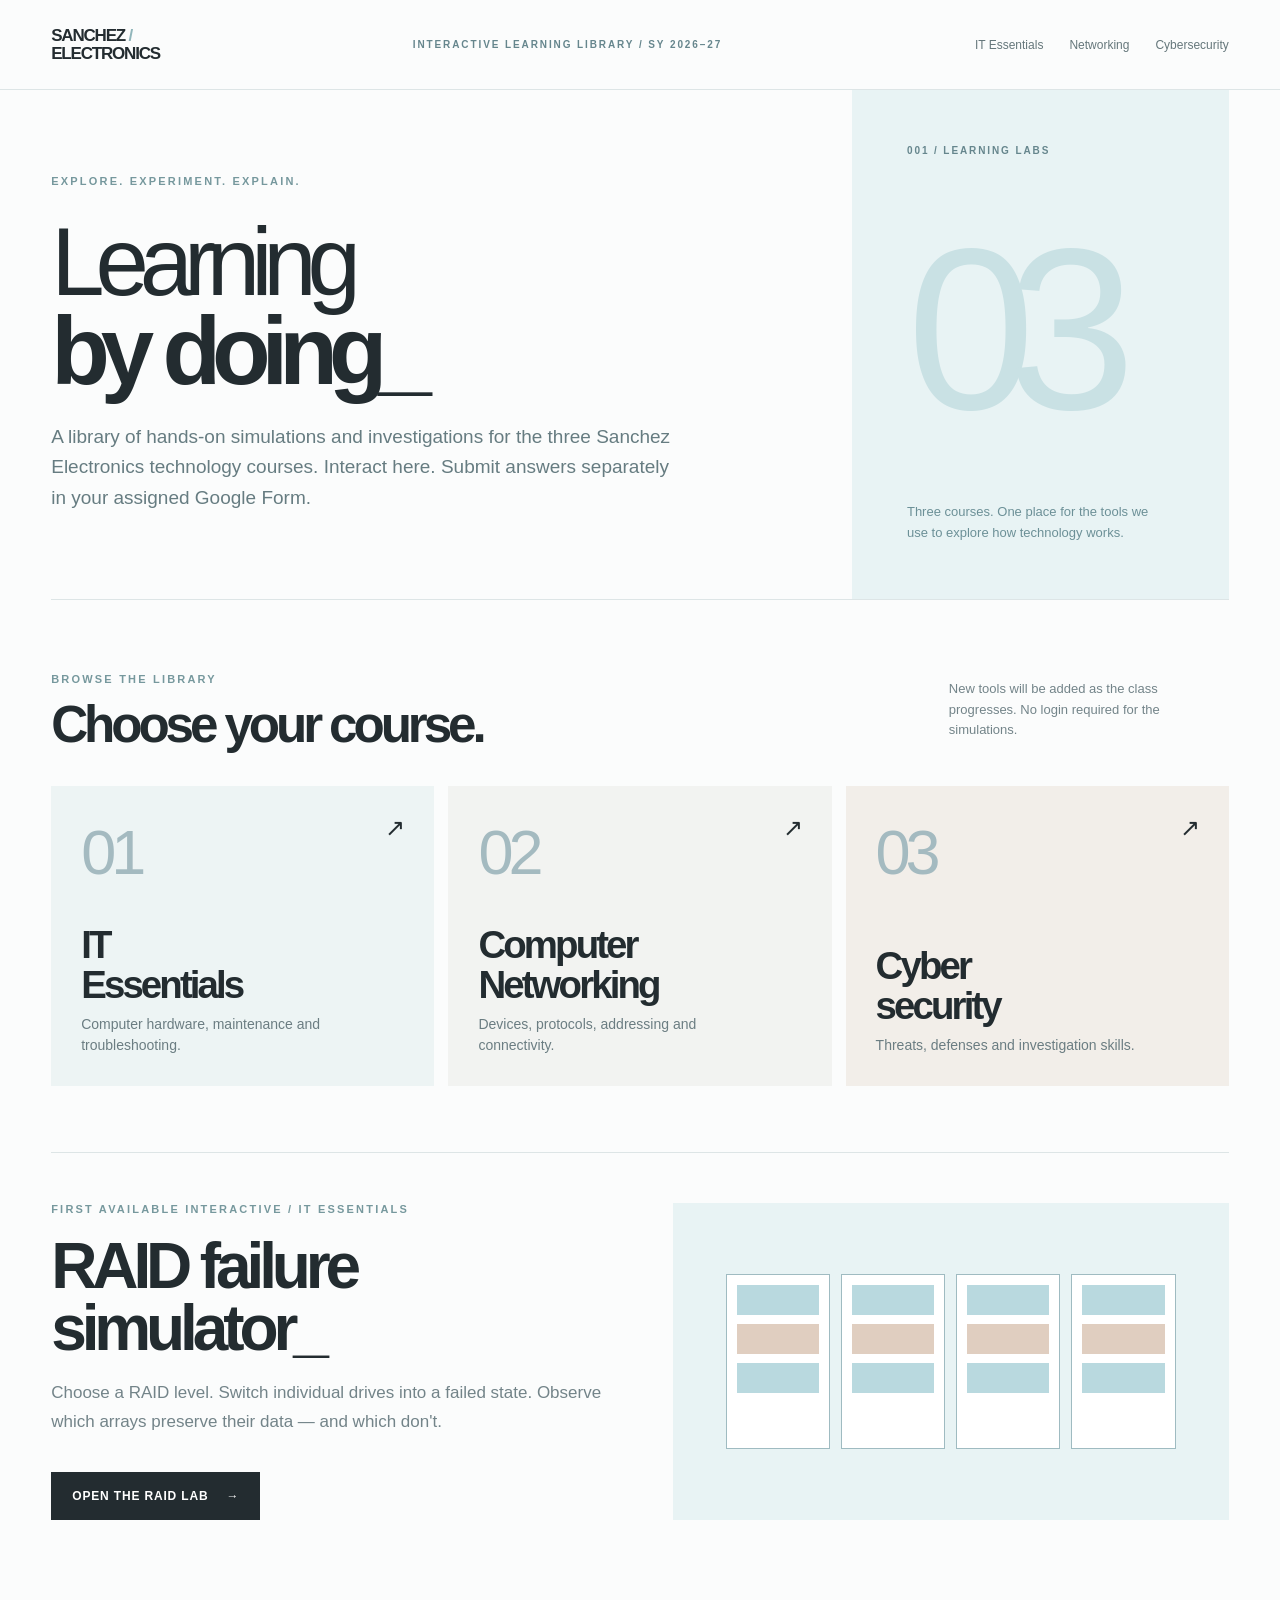
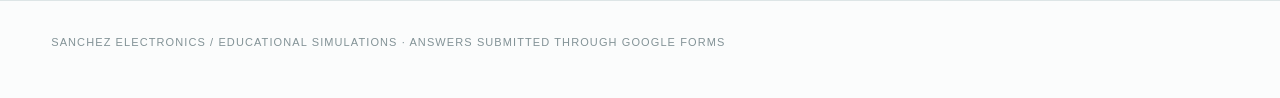
<file: index.html>
<!doctype html><html lang="en"><head><meta charset="utf-8"><meta name="viewport" content="width=device-width, initial-scale=1"><meta name="theme-color" content="#fbfcfc"><title>Sanchez Electronics — Interactive Sites</title><link rel="stylesheet" href="assets/styles.css"></head><body>
<header class="site"><div class="nav wrap"><a class="brand" href="./">SANCHEZ <em>/</em><br>ELECTRONICS</a><span class="tag">Interactive learning library / SY 2026–27</span><nav aria-label="Courses"><a href="it-essentials/">IT Essentials</a><a href="networking/">Networking</a><a href="cybersecurity/">Cybersecurity</a></nav></div></header>
<main><section class="hero wrap"><div><div class="eyebrow">Explore. Experiment. Explain.</div><h1>Learning<br><strong>by doing_</strong></h1><p>A library of hands-on simulations and investigations for the three Sanchez Electronics technology courses. Interact here. Submit answers separately in your assigned Google Form.</p></div><div class="hero-aside"><span class="tag">001 / LEARNING LABS</span><div class="big" aria-hidden="true">03</div><small>Three courses. One place for the tools we use to explore how technology works.</small></div></section>
<section class="section wrap"><div class="sectionhead"><div><div class="eyebrow">Browse the library</div><h2>Choose your course.</h2></div><p>New tools will be added as the class progresses. No login required for the simulations.</p></div><div class="coursegrid"><a class="course" href="it-essentials/"><span class="arrow">↗</span><span class="num">01</span><div><h3>IT<br>Essentials</h3><p>Computer hardware, maintenance and troubleshooting.</p></div></a><a class="course" href="networking/"><span class="arrow">↗</span><span class="num">02</span><div><h3>Computer<br>Networking</h3><p>Devices, protocols, addressing and connectivity.</p></div></a><a class="course" href="cybersecurity/"><span class="arrow">↗</span><span class="num">03</span><div><h3>Cyber<br>security</h3><p>Threats, defenses and investigation skills.</p></div></a></div></section>
<section class="feature wrap"><div><div class="eyebrow">First available interactive / IT Essentials</div><h2>RAID failure<br>simulator_</h2><p>Choose a RAID level. Switch individual drives into a failed state. Observe which arrays preserve their data — and which don't.</p><a class="action" href="it-essentials/raid-lab/">Open the RAID lab <span aria-hidden="true">→</span></a></div><div class="feature-graphic" aria-hidden="true"><div class="disk"><span></span><span></span><span></span></div><div class="disk"><span></span><span></span><span></span></div><div class="disk"><span></span><span></span><span></span></div><div class="disk"><span></span><span></span><span></span></div></div></section></main>
<footer><div class="wrap">SANCHEZ ELECTRONICS / EDUCATIONAL SIMULATIONS · ANSWERS SUBMITTED THROUGH GOOGLE FORMS</div></footer></body></html>
</file>
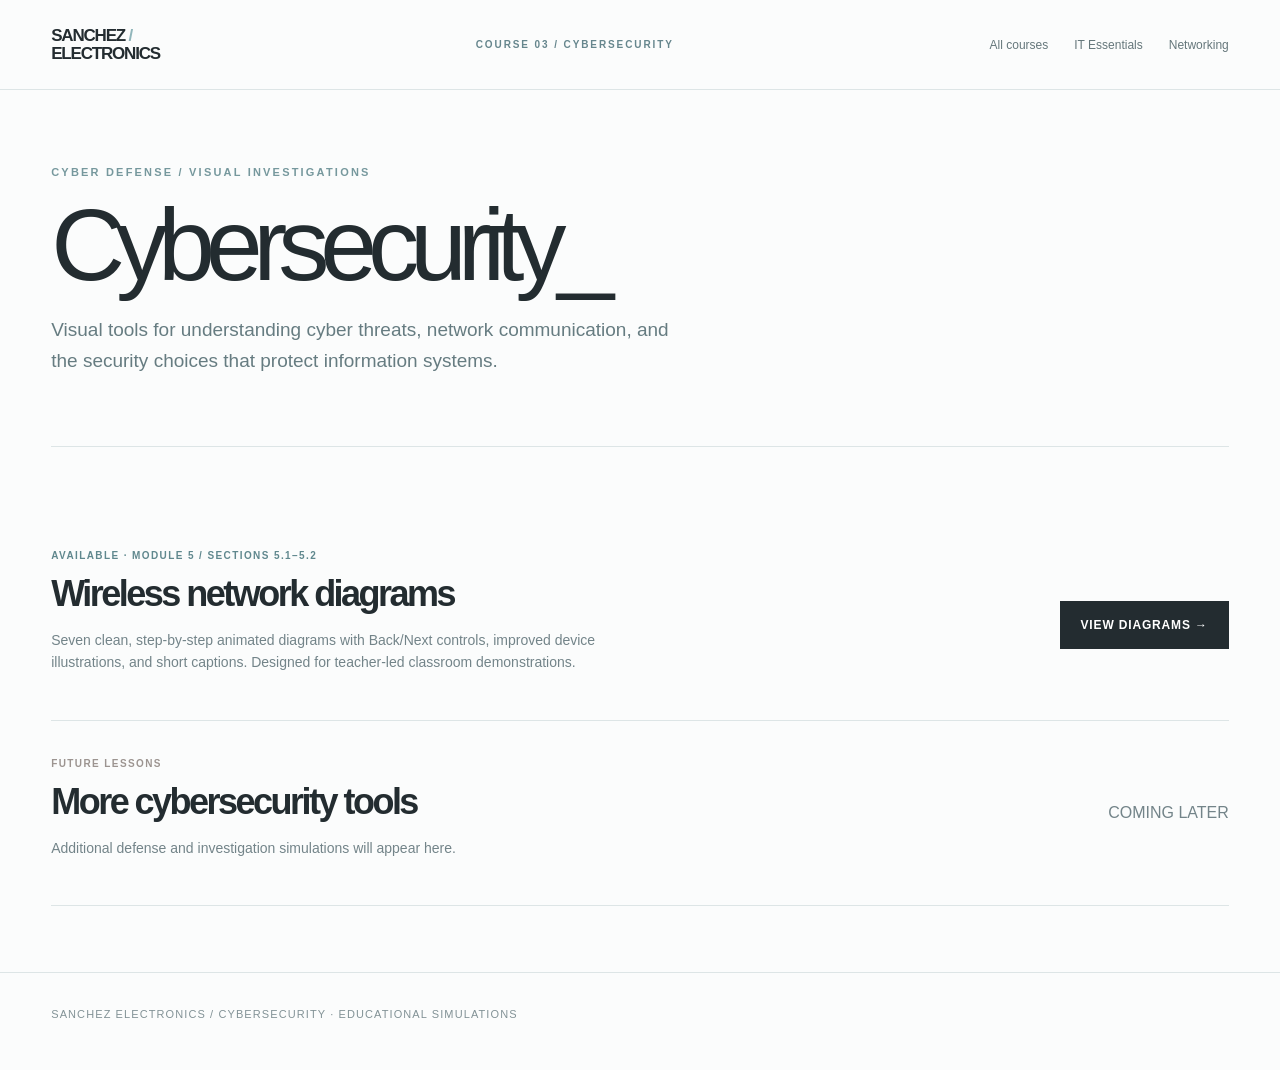
<file: cybersecurity/index.html>
<!doctype html><html lang="en"><head><meta charset="utf-8"><meta name="viewport" content="width=device-width,initial-scale=1"><title>Cybersecurity | Sanchez Electronics</title><link rel="stylesheet" href="../assets/styles.css"></head><body>
<header class="site"><div class="nav wrap"><a class="brand" href="../">SANCHEZ <em>/</em><br>ELECTRONICS</a><span class="tag">Course 03 / Cybersecurity</span><nav><a href="../">All courses</a><a href="../it-essentials/">IT Essentials</a><a href="../networking/">Networking</a></nav></div></header>
<main class="wrap"><section class="pagehead"><div class="eyebrow">Cyber defense / visual investigations</div><h1>Cybersecurity_</h1><p class="intro">Visual tools for understanding cyber threats, network communication, and the security choices that protect information systems.</p></section>
<section class="section"><div class="toolrow"><div><span class="status">Available · Module 5 / Sections 5.1–5.2</span><h2>Wireless network diagrams</h2><p>Seven clean, step-by-step animated diagrams with Back/Next controls, improved device illustrations, and short captions. Designed for teacher-led classroom demonstrations.</p></div><div class="toolright"><a class="action" href="wireless-lab/">View diagrams →</a></div></div>
<div class="toolrow"><div><span class="status soon">Future lessons</span><h2>More cybersecurity tools</h2><p>Additional defense and investigation simulations will appear here.</p></div><div class="toolright muted">COMING LATER</div></div></section></main><footer><div class="wrap">SANCHEZ ELECTRONICS / CYBERSECURITY · EDUCATIONAL SIMULATIONS</div></footer></body></html>
</file>
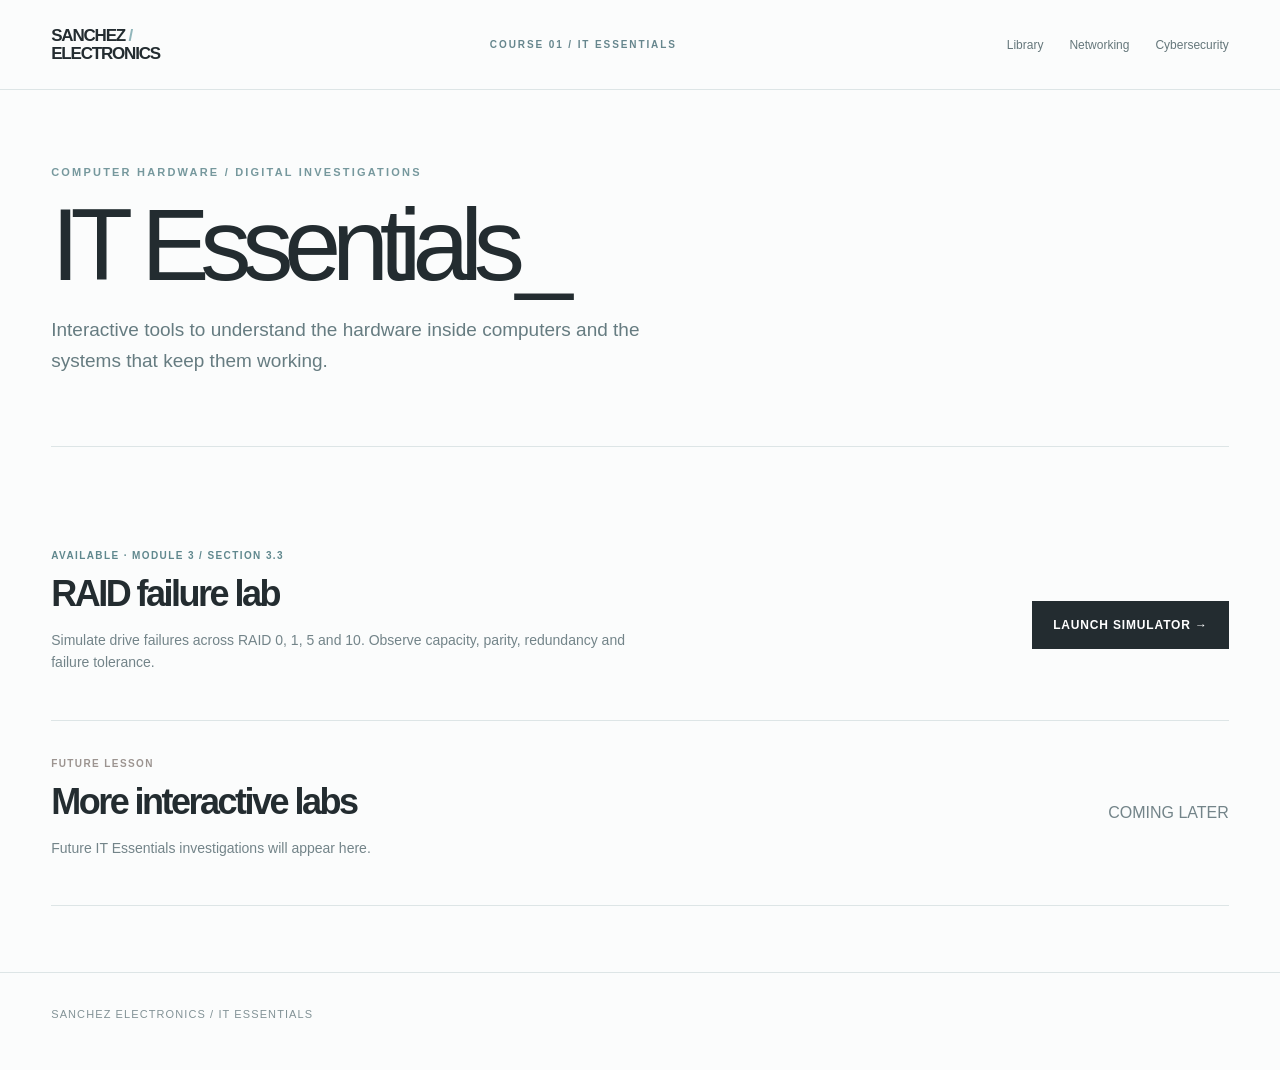
<file: it-essentials/index.html>
<!doctype html><html lang="en"><head><meta charset="utf-8"><meta name="viewport" content="width=device-width,initial-scale=1"><title>IT Essentials | Sanchez Electronics</title><link rel="stylesheet" href="../assets/styles.css"></head><body><header class="site"><div class="nav wrap"><a class="brand" href="../">SANCHEZ <em>/</em><br>ELECTRONICS</a><span class="tag">Course 01 / IT Essentials</span><nav><a href="../">Library</a><a href="../networking/">Networking</a><a href="../cybersecurity/">Cybersecurity</a></nav></div></header><main class="wrap"><section class="pagehead"><div class="eyebrow">Computer hardware / digital investigations</div><h1>IT Essentials_</h1><p class="intro">Interactive tools to understand the hardware inside computers and the systems that keep them working.</p></section><section class="section"><div class="toolrow"><div><span class="status">Available · Module 3 / Section 3.3</span><h2>RAID failure lab</h2><p>Simulate drive failures across RAID 0, 1, 5 and 10. Observe capacity, parity, redundancy and failure tolerance.</p></div><div class="toolright"><a class="action" href="raid-lab/">Launch simulator →</a></div></div><div class="toolrow"><div><span class="status soon">Future lesson</span><h2>More interactive labs</h2><p>Future IT Essentials investigations will appear here.</p></div><div class="toolright muted">COMING LATER</div></div></section></main><footer><div class="wrap">SANCHEZ ELECTRONICS / IT ESSENTIALS</div></footer></body></html>
</file>
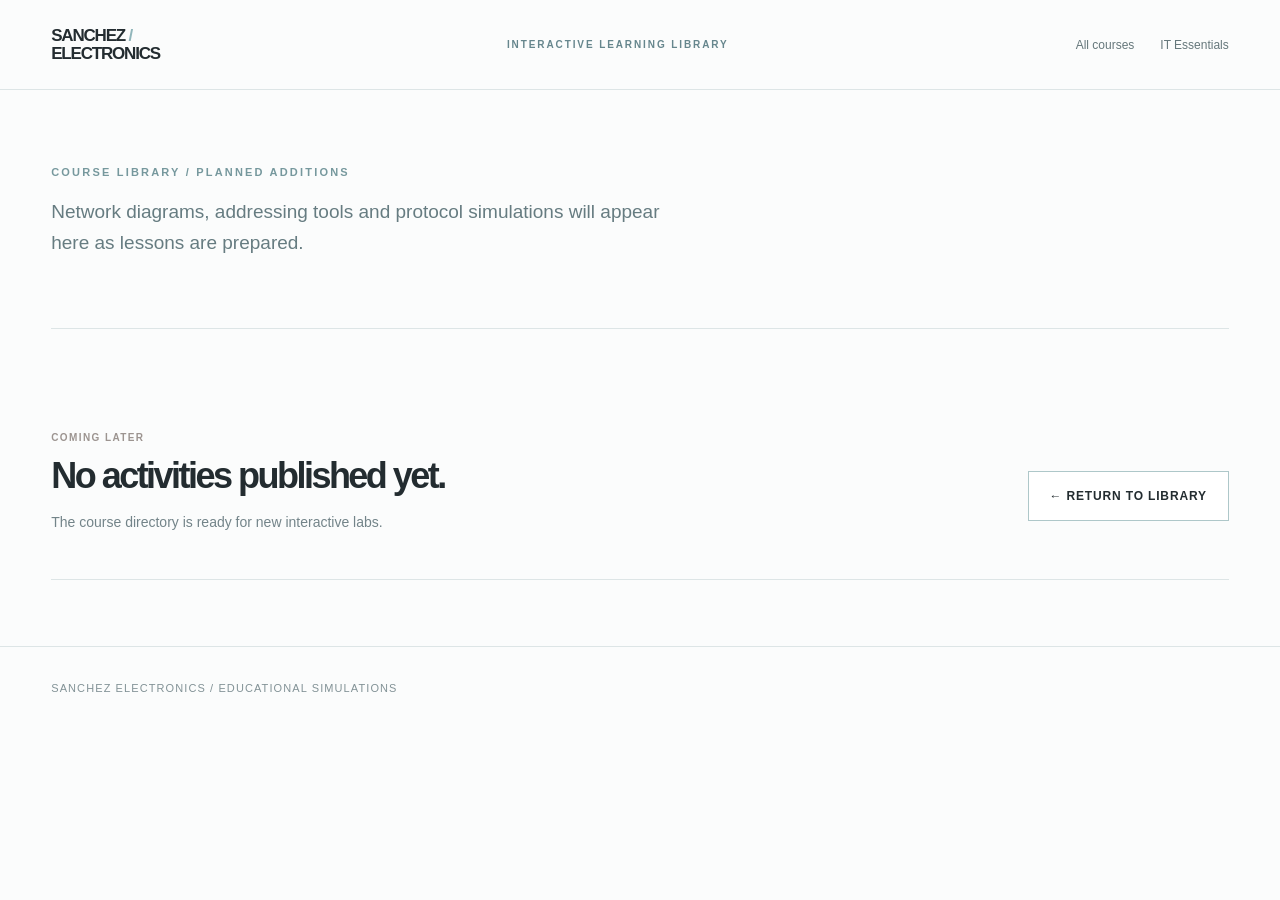
<file: networking/index.html>
<!doctype html><html lang="en"><head><meta charset="utf-8"><meta name="viewport" content="width=device-width,initial-scale=1"><title>Computer Networking | Sanchez Electronics</title><link rel="stylesheet" href="../assets/styles.css"></head><body><header class="site"><div class="nav wrap"><a class="brand" href="../">SANCHEZ <em>/</em><br>ELECTRONICS</a><span class="tag">Interactive learning library</span><nav><a href="../">All courses</a><a href="../it-essentials/">IT Essentials</a></nav></div></header><main class="wrap"><section class="pagehead"><div class="eyebrow">Course library / planned additions</div><h1></h1><p class="intro">Network diagrams, addressing tools and protocol simulations will appear here as lessons are prepared.</p></section><section class="section"><div class="toolrow"><div><span class="status soon">Coming later</span><h2>No activities published yet.</h2><p>The course directory is ready for new interactive labs.</p></div><div class="toolright"><a class="action secondary" href="../">← Return to library</a></div></div></section></main><footer><div class="wrap">SANCHEZ ELECTRONICS / EDUCATIONAL SIMULATIONS</div></footer></body></html>
</file>
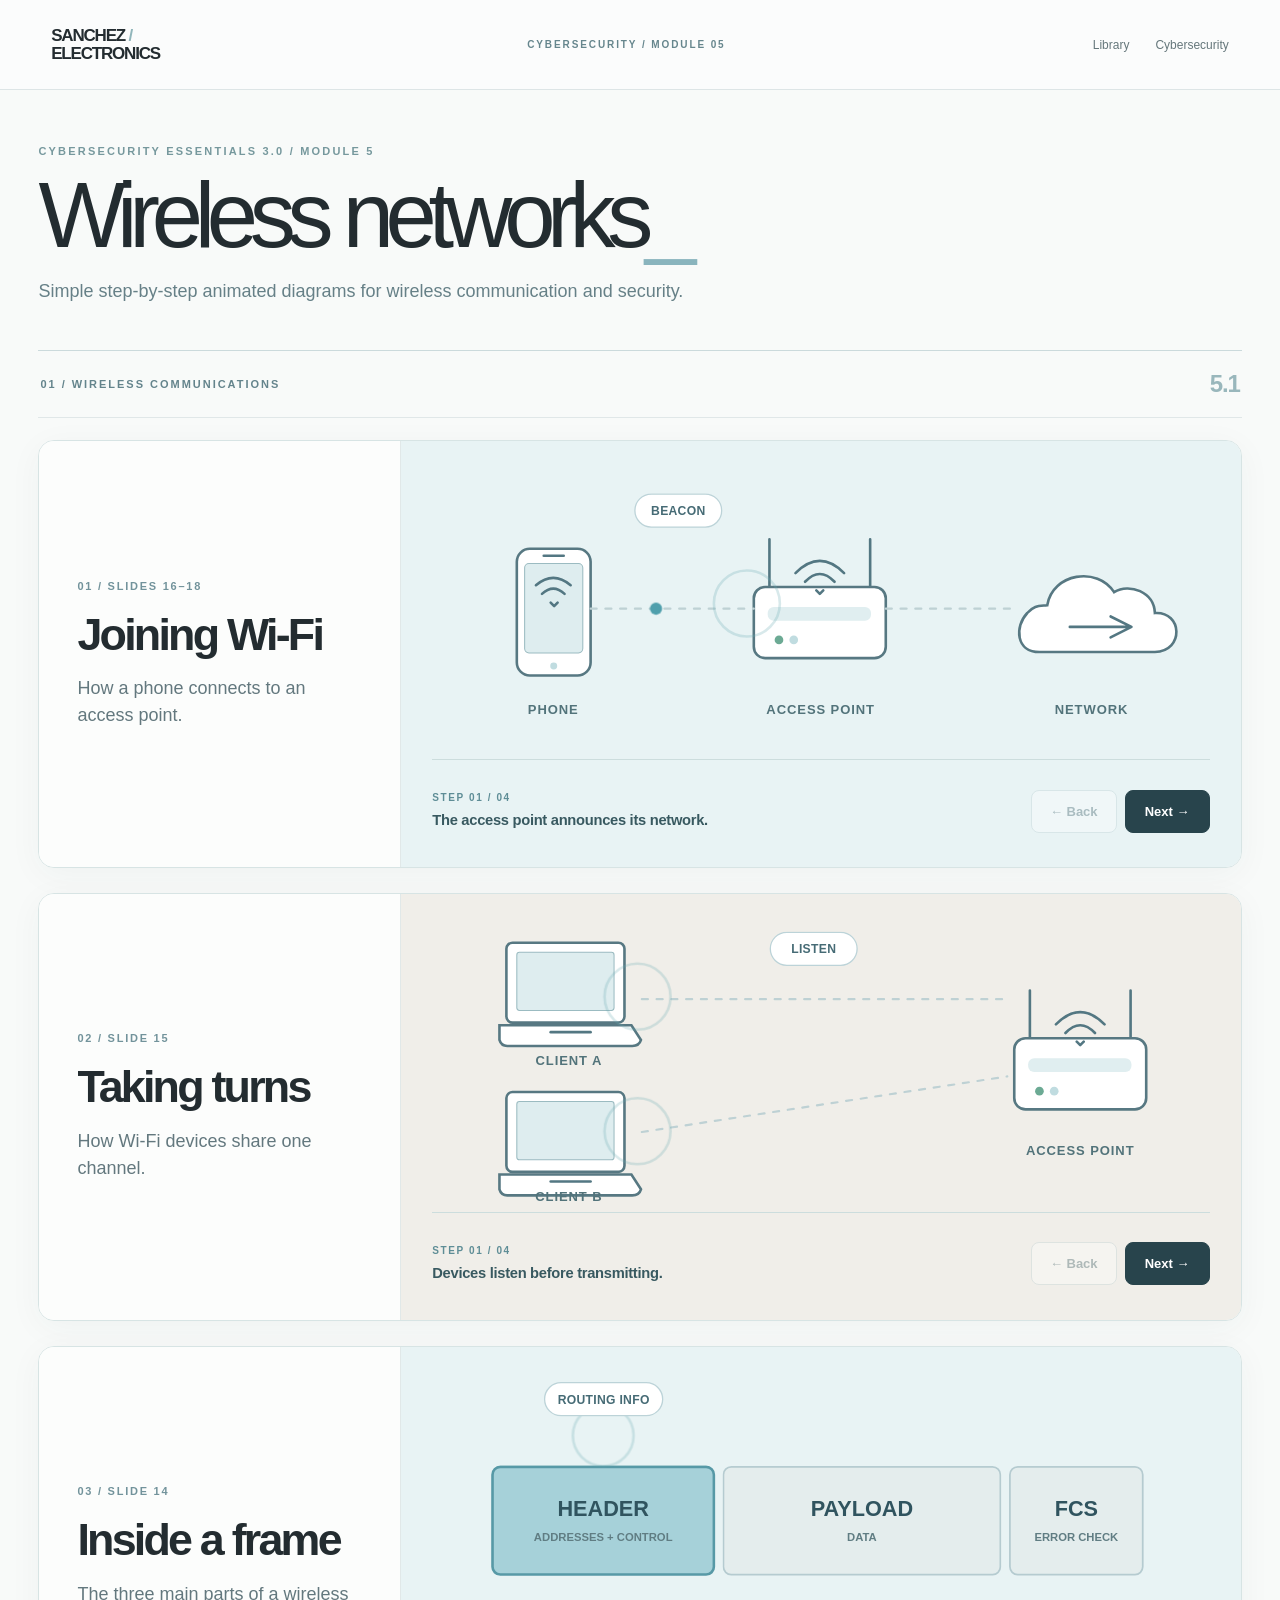
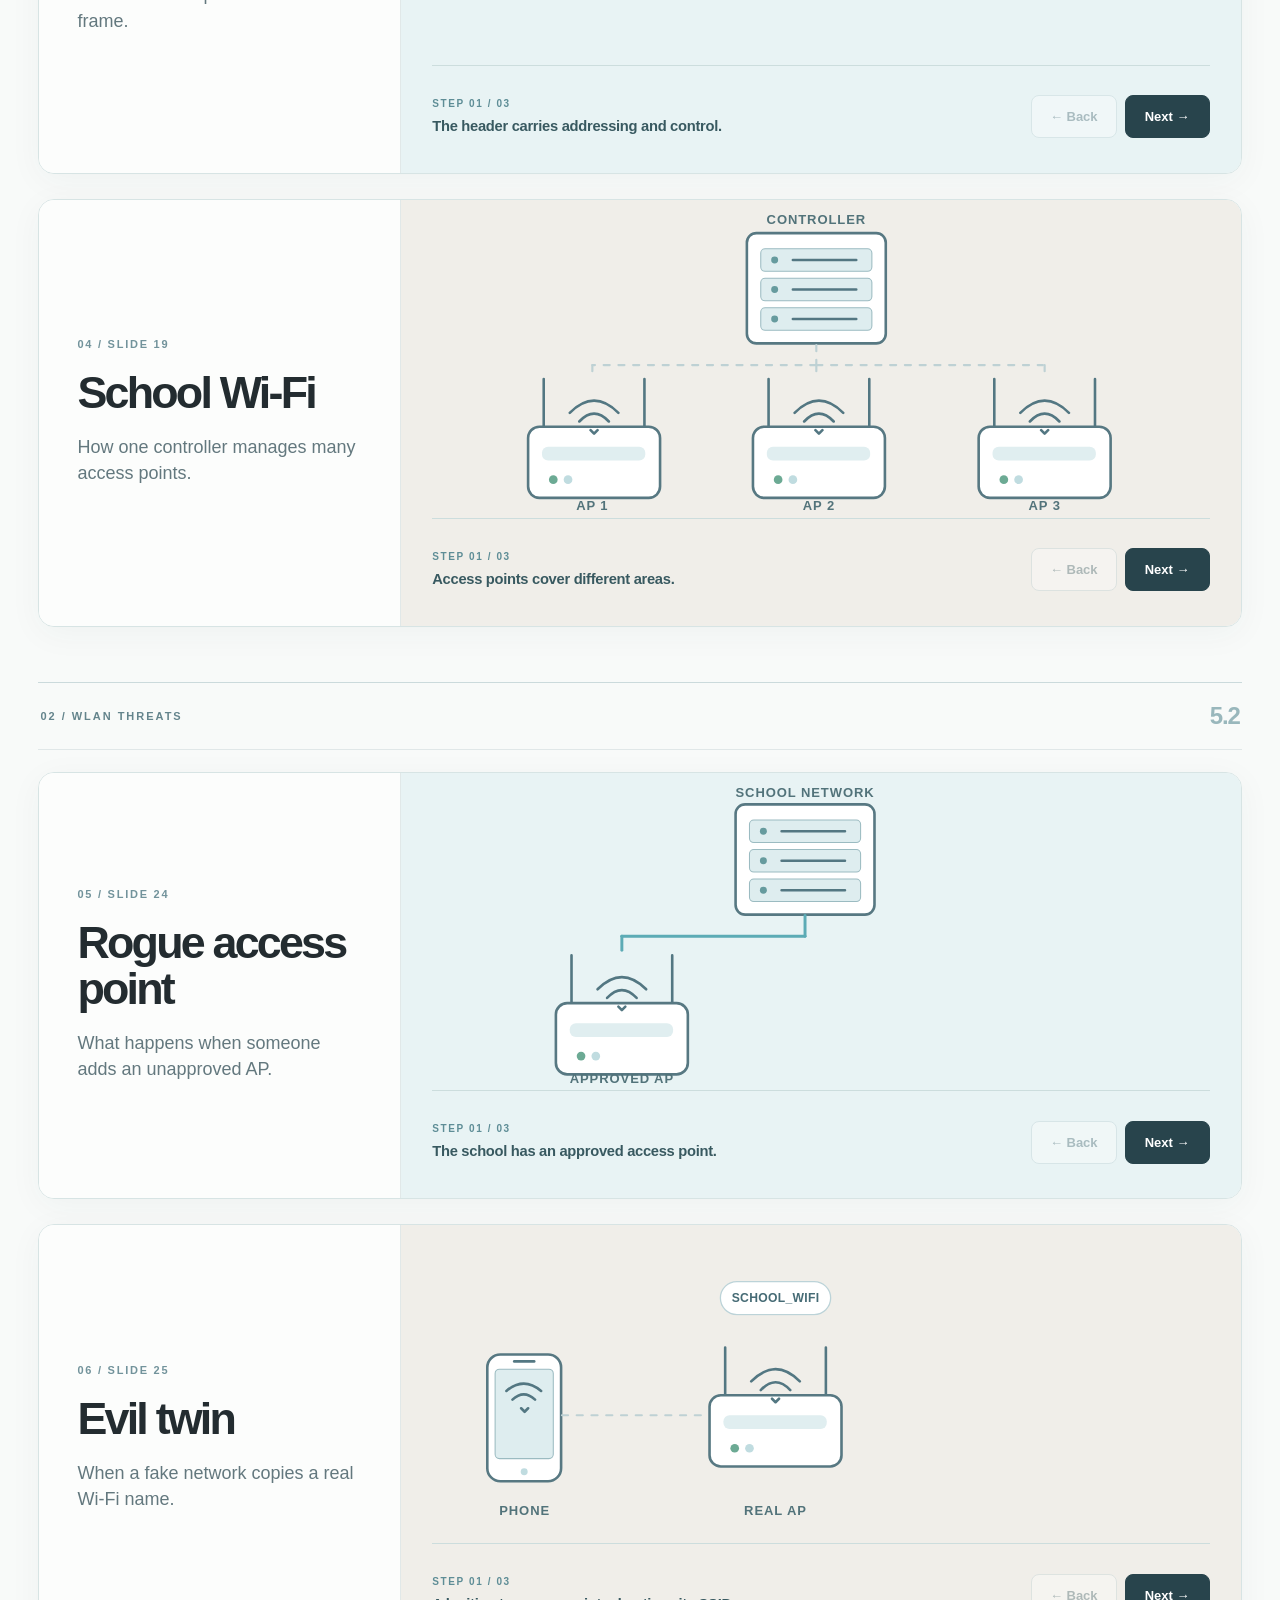
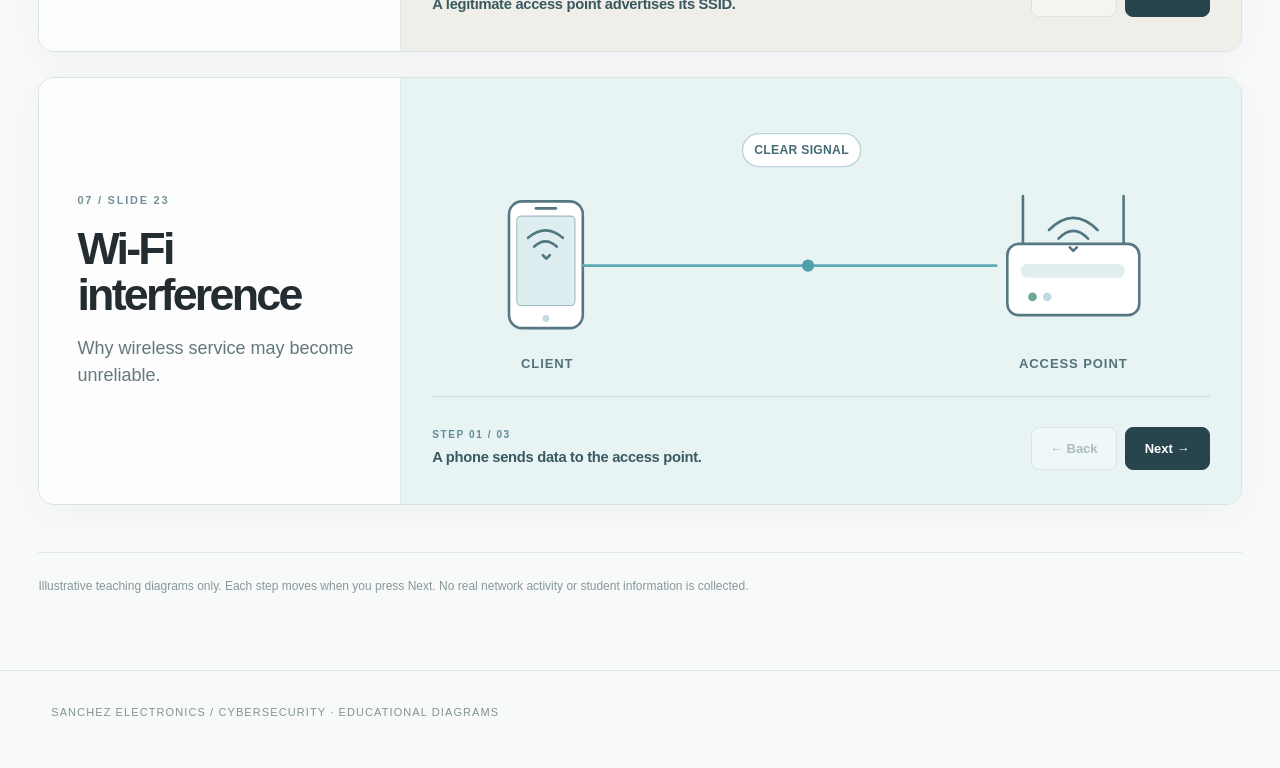
<file: cybersecurity/wireless-lab/index.html>
<!doctype html>
<html lang="en">
<head>
<meta charset="utf-8">
<meta name="viewport" content="width=device-width,initial-scale=1">
<meta name="theme-color" content="#fbfcfc">
<meta name="description" content="Simple animated wireless networking diagrams for Cisco Cybersecurity sections 5.1 and 5.2.">
<title>Wireless Networks | Sanchez Electronics</title>


<style>
/* Base Sanchez Electronics site theme */
:root{--ink:#232c30;--muted:#738489;--rule:#dde5e6;--paper:#fbfcfc;--pale:#e8f3f4;--sand:#f1eee9;--char:#314449;--ok:#417267;--bad:#9b5451;font-family:Inter,'Helvetica Neue',Arial,sans-serif}*{box-sizing:border-box}html{scroll-behavior:smooth}body{margin:0;color:var(--ink);background:var(--paper)}a{color:inherit;text-decoration:none}button,select{font:inherit}button{cursor:pointer}button:focus-visible,a:focus-visible,select:focus-visible{outline:3px solid #85b9c3;outline-offset:3px}.wrap{width:min(1420px,92%);margin:auto}header.site{border-bottom:1px solid var(--rule);background:rgba(251,252,252,.96)}.nav{min-height:89px;display:flex;align-items:center;justify-content:space-between;gap:30px}.brand{font-weight:850;font-size:17px;letter-spacing:-.07em;line-height:1.05}.brand em{font-style:normal;color:#91b6bb}.tag{font-size:10px;letter-spacing:.19em;font-weight:780;text-transform:uppercase;color:#66868d}.nav nav{display:flex;gap:26px;flex-wrap:wrap}.nav nav a{font-size:12px;color:#65777b;transition:color .2s}.nav nav a:hover{color:#102c32}.hero{display:grid;grid-template-columns:1.36fr .64fr;min-height:450px;border-bottom:1px solid var(--rule)}.hero>div:first-child{padding:85px 8% 66px 0}.hero h1{font-size:clamp(56px,7.5vw,122px);line-height:.93;font-weight:430;letter-spacing:-.095em;margin:30px 0 26px}.hero h1 strong{font-weight:760}.hero p,.intro{max-width:620px;font-size:clamp(15px,1.5vw,19px);color:#667c81;line-height:1.62}.hero-aside{padding:55px;display:flex;flex-direction:column;justify-content:space-between;background:var(--pale);position:relative;overflow:hidden}.hero-aside .big{font-size:clamp(120px,18vw,260px);font-weight:200;line-height:1;letter-spacing:-.12em;color:#c9e1e4}.hero-aside small{font-size:13px;color:#6c9097;max-width:250px;line-height:1.6}.section{padding:66px 0}.sectionhead{display:flex;align-items:end;justify-content:space-between;gap:16px;margin-bottom:32px}.sectionhead h2{font-size:clamp(35px,4vw,57px);font-weight:550;letter-spacing:-.08em;margin:10px 0 0}.sectionhead p{font-size:13px;color:var(--muted);max-width:280px;line-height:1.6}.coursegrid{display:grid;grid-template-columns:repeat(3,1fr);gap:14px}.course{min-height:300px;background:#edf4f4;padding:30px;position:relative;display:flex;flex-direction:column;justify-content:space-between;transition:transform .2s,background .2s}.course:nth-child(2){background:#f2f3f1}.course:nth-child(3){background:#f2eee9}.course:hover{transform:translateY(-3px)}.course .num{font-weight:250;color:#a4bac0;font-size:63px;letter-spacing:-.08em}.course h3{font-size:clamp(25px,3vw,40px);letter-spacing:-.075em;line-height:1.05;margin:0 0 9px}.course p{font-size:14px;color:#6b7d82;line-height:1.5;max-width:280px;margin:0}.course .arrow{position:absolute;right:29px;top:28px;font-size:24px;font-weight:300}.feature{border-top:1px solid var(--rule);display:grid;grid-template-columns:1fr 1fr;gap:65px;padding:50px 0 80px}.feature h2{font-size:clamp(45px,5vw,75px);letter-spacing:-.08em;font-weight:600;line-height:.97;margin:20px 0}.feature p{font-size:17px;color:var(--muted);line-height:1.7}.feature-graphic{min-height:310px;background:var(--pale);display:flex;align-items:center;justify-content:center;gap:11px;padding:30px}.feature-graphic .disk{width:21%;min-height:175px;border:1px solid #9fbbc1;background:#fff;display:flex;flex-direction:column;gap:9px;padding:10px}.feature-graphic .disk span{height:30px;background:#b9d9df}.feature-graphic .disk span:nth-child(2){background:#e0cec0}.action{display:inline-flex;gap:18px;align-items:center;padding:17px 21px;background:var(--ink);color:#fff;font-size:12px;font-weight:750;letter-spacing:.07em;text-transform:uppercase;margin-top:18px}.action:hover{background:#3e595f}.action.secondary{background:white;color:var(--ink);border:1px solid #aec7c9}.eyebrow{font-size:11px;font-weight:800;letter-spacing:.2em;color:#76989d;text-transform:uppercase}.pagehead{padding:76px 0 50px;border-bottom:1px solid var(--rule)}.pagehead h1{font-size:clamp(55px,8vw,110px);font-weight:540;letter-spacing:-.09em;line-height:1;max-width:900px;margin:16px 0}.toolrow{display:grid;grid-template-columns:1fr 1fr;gap:0;border-bottom:1px solid var(--rule);padding:32px 0;align-items:center}.toolrow h2{font-size:36px;letter-spacing:-.07em;margin:10px 0}.toolrow p{font-size:14px;color:var(--muted);line-height:1.6}.toolright{text-align:right}.status{font-size:10px;letter-spacing:.14em;font-weight:800;color:#60888e;text-transform:uppercase}.status.soon{color:#9c9490}footer{border-top:1px solid var(--rule);padding:35px 0 50px;font-size:11px;color:#829296;letter-spacing:.1em}.muted{color:var(--muted)}@media(max-width:790px){.nav{align-items:flex-start;flex-direction:column;padding:22px 0;gap:20px}.nav nav{gap:18px}.hero{display:block}.hero>div:first-child{padding:70px 0 52px}.hero-aside{min-height:160px;padding:25px;flex-direction:row}.hero-aside .big{font-size:120px}.coursegrid,.feature{grid-template-columns:1fr}.feature{gap:30px}.course{min-height:240px}.sectionhead{align-items:start;flex-direction:column}.toolrow{grid-template-columns:1fr}.toolright{text-align:left;margin-top:20px}.feature-graphic{min-height:240px}}

/* Wireless visual diagrams and animations */
/* Sanchez Electronics — minimal animated diagrams, no interactive controls */
.visual-page{padding-bottom:74px}
.visual-intro{padding:70px 0 64px}
.visual-intro h1{font-size:clamp(58px,7.2vw,114px);font-weight:400;letter-spacing:-.09em;line-height:1;margin:20px 0 16px}
.visual-intro h1 span{color:#89b4bd}
.visual-intro p{font-size:19px;line-height:1.5;color:#668087;max-width:710px;margin:0}
.section-divider{display:flex;align-items:center;justify-content:space-between;gap:20px;border-top:1px solid #cbdadc;border-bottom:1px solid #e0e7e8;padding:19px 2px;margin:0 0 18px}
.section-divider span{font-weight:780;font-size:11px;letter-spacing:.18em;color:#64848c}
.section-divider strong{font-size:24px;letter-spacing:-.05em;color:#99b7bc;font-weight:550}
.threat-divider{margin-top:55px}
.visual-card{display:grid;grid-template-columns:minmax(285px,.76fr) minmax(0,1.5fr);gap:20px;margin:0 0 20px;min-height:372px;align-items:stretch}
.visual-copy{padding:52px 30px 34px 28px;background:#f2f4f3;display:flex;flex-direction:column;justify-content:center}
.visual-copy .num{font-size:11px;letter-spacing:.16em;font-weight:770;color:#77979f;margin-bottom:20px}
.visual-copy h2{font-size:clamp(32px,3.5vw,53px);line-height:1.02;letter-spacing:-.072em;font-weight:620;margin:0 0 18px;max-width:10em}
.visual-copy p{font-size:clamp(16px,1.3vw,19px);line-height:1.5;color:#63787e;max-width:19em;margin:0}
.mini-sequence{display:flex;align-items:center;flex-wrap:wrap;gap:8px;margin-top:27px}
.mini-sequence span{font-size:9px;letter-spacing:.09em;color:#577d86;font-weight:780}
.mini-sequence b{font-size:14px;font-weight:400;color:#9dbabf}
.visual-figure{min-width:0;overflow:hidden;display:grid;place-items:center;padding:15px;min-height:372px}
.tint-cyan{background:#e8f3f4}
.tint-cream{background:#f0eee9}
.visual-figure svg{display:block;width:100%;max-width:990px;height:auto;max-height:370px}
.visual-figure svg .device{fill:#fcfefd;stroke:#56757d;stroke-width:2.3}
.visual-figure svg .outline,.visual-figure svg .antenna{fill:none;stroke:#56757d;stroke-width:3;stroke-linecap:round;stroke-linejoin:round}
.visual-figure svg .screen{fill:#cfdee1}
.visual-figure svg .soft-fill{fill:#7da7af}
.visual-figure svg .good-fill{fill:#649889}
.visual-figure svg .bad-fill{fill:#b36c62}
.visual-figure svg .bad-text{fill:#a56059}
.visual-figure svg .danger-line{stroke:#b5786c}
.visual-figure svg .rogue-device{fill:#f9e2dd;stroke:#b8786e}
.visual-figure svg .faint-line{fill:none;stroke:#8caab0;stroke-width:3;stroke-dasharray:7 10;stroke-linecap:round}
.visual-figure svg .wave,.visual-figure svg .wireless-glyph{fill:none;stroke:#6d9fa9;stroke-width:3;stroke-linecap:round}
.visual-figure svg .signal{fill:#4d9caa}
.visual-figure svg .figure-labels text{font:730 19px/1.2 Inter,"Helvetica Neue",Arial,sans-serif;fill:#577078;letter-spacing:.06em;text-anchor:middle}
.visual-figure svg .figure-labels text.bad-text{fill:#ae6a61}
.visual-figure svg .frame-header{fill:#d2e2e4;stroke:#96b5bb;stroke-width:2}
.visual-figure svg .frame-payload{fill:#a9d1d7;stroke:#82b2bb;stroke-width:2}
.visual-figure svg .frame-fcs{fill:#e3d4be;stroke:#c5b39a;stroke-width:2}
.visual-figure svg .frame-glow{fill:#fff;opacity:0}
.visual-figure svg .frame-text text{font:740 24px Inter,"Helvetica Neue",Arial,sans-serif;fill:#304b51;text-anchor:middle;letter-spacing:.03em}
.visual-figure svg .frame-small text{font:650 14px Inter,"Helvetica Neue",Arial,sans-serif;fill:#537279;text-anchor:middle;letter-spacing:.035em}
.visual-figure svg .network-names text{font:760 20px Inter,"Helvetica Neue",Arial,sans-serif;fill:#52717a;text-anchor:middle;letter-spacing:.02em}
.visual-figure svg .controller-flow{fill:none;stroke:#76aab3;stroke-width:3.5;stroke-dasharray:7 12;animation:controllerDash 3.8s linear infinite}
.visual-figure svg .danger-flow{fill:none;stroke:#b8746b;stroke-width:4;stroke-dasharray:13 13;stroke-linecap:round;animation:controllerDash 2s linear infinite}
.join-broadcast{animation:beacon 6s ease-in-out infinite}
.join-signal-one{animation:joinOne 6s ease-in-out infinite}
.join-signal-two{animation:joinTwo 6s ease-in-out infinite}
.turn-a{animation:airA 8s linear infinite}
.turn-b{animation:airB 8s linear infinite}
.glow-one{animation:glowOne 6s ease-in-out infinite}
.glow-two{animation:glowTwo 6s ease-in-out infinite}
.glow-three{animation:glowThree 6s ease-in-out infinite}
.rogue-pulse{transform-origin:673px 193px;animation:roguePulse 3s ease-out infinite}
.evil-route{animation:beacon 4s ease-in-out infinite}
.interference-signal{animation:noisePacket 6s ease-in-out infinite}
.interference-noise{transform-origin:420px 180px;animation:noisePulse 6s ease-in-out infinite}
.sim-note{font-size:12px;line-height:1.6;color:#85989c;border-top:1px solid #e0e8e8;padding-top:24px;margin:47px 0 0}
@keyframes beacon{0%,12%,100%{opacity:.1}24%,76%{opacity:1}85%{opacity:.1}}
@keyframes joinOne{0%,20%{opacity:0;transform:translateX(0)}25%{opacity:1}52%{opacity:1;transform:translateX(143px)}54%,100%{opacity:0;transform:translateX(143px)}}
@keyframes joinTwo{0%,52%{opacity:0;transform:translateX(0)}58%{opacity:1}83%{opacity:1;transform:translateX(120px)}85%,100%{opacity:0;transform:translateX(120px)}}
@keyframes airA{0%,6%{opacity:0;transform:translateX(0)}10%{opacity:1}36%{opacity:1;transform:translateX(355px)}40%,100%{opacity:0;transform:translateX(355px)}}
@keyframes airB{0%,52%{opacity:0;transform:translateX(0)}56%{opacity:1}87%{opacity:1;transform:translateX(355px)}91%,100%{opacity:0;transform:translateX(355px)}}
@keyframes glowOne{0%,28%,100%{opacity:0}8%,24%{opacity:.45}}
@keyframes glowTwo{0%,32%,66%,100%{opacity:0}39%,58%{opacity:.37}}
@keyframes glowThree{0%,65%,100%{opacity:0}76%,92%{opacity:.55}}
@keyframes controllerDash{to{stroke-dashoffset:-38}}
@keyframes roguePulse{0%{opacity:.8;transform:scale(.7)}65%,100%{opacity:0;transform:scale(1.7)}}
@keyframes noisePacket{0%,12%{opacity:0;transform:translateX(0)}17%{opacity:1}42%{opacity:1;transform:translateX(125px)}45%,76%{opacity:.08;transform:translateX(125px)}80%,100%{opacity:0;transform:translateX(0)}}
@keyframes noisePulse{0%,30%,100%{opacity:.12;transform:scale(.94)}46%,75%{opacity:1;transform:scale(1.05)}}
@media(max-width:880px){.visual-card{grid-template-columns:1fr;gap:0}.visual-copy{padding:30px 28px}.visual-figure{min-height:280px}.visual-figure svg{max-height:350px}.visual-copy h2{font-size:43px}.visual-intro{padding:46px 0}.threat-divider{margin-top:38px}}
@media(max-width:550px){.visual-intro h1{font-size:58px}.visual-intro p{font-size:16px}.visual-copy{padding:23px}.visual-copy h2{font-size:36px}.visual-copy p{font-size:16px}.visual-figure{min-height:220px;padding:5px}.visual-figure svg{min-height:170px}.mini-sequence{gap:5px}.mini-sequence span{font-size:8px}.visual-card{margin-bottom:16px}.section-divider{padding:13px 2px}}
@media(prefers-reduced-motion:reduce){.visual-figure svg *{animation:none!important;transition:none!important}}


/* Revision: classroom projection, no controls, no dependent stylesheet fetches */
body { background: #f8faf9; }
.visual-intro { padding: 59px 0 50px; }
.visual-intro h1 { margin-top: 13px; }
.visual-intro p { max-width: 660px; font-size: 18px; }
.section-divider { margin-bottom: 22px; }
.visual-card { border:1px solid #d7e4e4; border-radius:14px; overflow:hidden; gap:0; margin-bottom:25px; min-height:380px; box-shadow:0 8px 28px rgba(37,63,69,.035); background:#fff; }
.visual-copy { background:#fcfdfc; padding: 48px 42px; border-right:1px solid #e1e8e8; }
.visual-copy .num { font-size:11px; color:#72939b; }
.visual-copy h2 { font-size:clamp(33px,3.4vw,49px); letter-spacing:-.062em; }
.visual-copy p { font-size:18px; line-height:1.48; }
.visual-figure { min-height:380px; }
.visual-figure svg { max-height:390px; }
.visual-figure .device, .visual-figure .screen, .visual-figure .frame-header, .visual-figure .frame-payload, .visual-figure .frame-fcs { vector-effect:non-scaling-stroke; }
@media(max-width:880px) {
  .visual-card{min-height:0}
  .visual-copy{border-right:0;border-bottom:1px solid #e1e8e8;padding:30px}
  .visual-figure{min-height:265px}
}


/* Manual step diagrams: clean projector view */
.visual-page{width:min(1450px,94%)}.visual-intro{padding:55px 0 45px}
.visual-card{grid-template-columns:minmax(265px,.72fr) minmax(0,1.67fr);border-radius:16px;min-height:425px;box-shadow:0 7px 34px rgba(31,65,71,.045)}
.visual-copy{padding:48px 38px}.visual-copy h2{font-size:clamp(34px,3.5vw,52px)}.visual-copy p{font-size:18px}
.visual-figure{display:flex;flex-direction:column;justify-content:stretch;align-items:stretch;padding:0;min-height:425px}
.scene-wrap{min-height:0;flex:1;width:100%;display:grid;place-items:center;padding:14px 29px 0}
.scene-wrap svg{display:block;width:100%;height:auto;max-height:340px;overflow:visible}
.stepbar{margin:0 31px 23px;border-top:1px solid #ccdddd;padding-top:18px;display:flex;gap:20px;align-items:center;justify-content:space-between;min-height:85px}
.step-copy{display:flex;flex-direction:column;gap:7px;min-width:0;flex:1}
.step-index{font-size:10px;font-weight:800;letter-spacing:.16em;color:#5e8d96}
.step-caption{font-size:clamp(14px,1.15vw,18px);font-weight:600;color:#385960;line-height:1.36;letter-spacing:-.02em}
.step-actions{display:flex;flex:0 0 auto;gap:8px}
.step-btn{font:700 13px/1 Inter,"Helvetica Neue",Arial,sans-serif;border:1px solid #b9cdd1;background:#fff;color:#355760;border-radius:8px;padding:14px 18px;cursor:pointer;min-width:85px;transition:background .2s,transform .2s}
.step-btn:hover:not(:disabled){background:#e2edef;transform:translateY(-1px)}
.step-btn:disabled{opacity:.35;cursor:default}
.step-btn:focus-visible{outline:3px solid #74adba;outline-offset:3px}
.next-btn{background:#28444c;color:#fff;border-color:#28444c}
.next-btn:hover:not(:disabled){background:#395c65}
.schematic .n-line{stroke:#537782;stroke-width:3;fill:none;stroke-linecap:round;stroke-linejoin:round}
.schematic .n-device{fill:#fff;stroke:#577882;stroke-width:3}
.schematic .n-screen{fill:#deedef;stroke:#9bbbc1;stroke-width:1.2}
.schematic .n-soft{fill:#c0dce0}
.schematic .n-accent{fill:#61a4b1}
.schematic .n-green{fill:#6caa94}
.schematic .n-red{fill:#bc7770}
.schematic .n-router-bad{fill:#fae8e5;stroke:#b87168;stroke-width:3}
.schematic .n-muted{stroke:#bed1d4;stroke-width:2.5;fill:none;stroke-linecap:round;stroke-dasharray:7 10}
.schematic .n-path{stroke:#5cabb5;stroke-width:3.4;fill:none;stroke-linecap:round}
.schematic .n-danger-path{stroke:#b86e68;stroke-width:3.4;fill:none;stroke-linecap:round}
.schematic .n-caption{font:700 15px Inter,"Helvetica Neue",Arial,sans-serif;fill:#52737a;text-anchor:middle;letter-spacing:.07em}
.schematic .n-caption-red{font:700 15px Inter,"Helvetica Neue",Arial,sans-serif;fill:#ad625e;text-anchor:middle;letter-spacing:.07em}
.schematic .n-pill{fill:#fff;stroke:#bcd3d8;stroke-width:1.5}
.schematic .n-pill-red{fill:#f9e4e1;stroke:#c88f87;stroke-width:1.5}
.schematic .n-pilltext{font:700 14px Inter,"Helvetica Neue",Arial,sans-serif;fill:#466b75;text-anchor:middle;letter-spacing:.025em}
.schematic .n-pilltext-red{font:700 14px Inter,"Helvetica Neue",Arial,sans-serif;fill:#a8615b;text-anchor:middle;letter-spacing:.025em}
.schematic .n-glow{animation:sketchPulse 2.5s ease-in-out infinite;transform-origin:center}
.schematic .n-scan{animation:sketchScan 2.7s ease-in-out infinite}
.schematic .n-shake{animation:sketchShake 1.7s ease-in-out infinite;transform-origin:center}
.schematic .n-appear{animation:sketchAppear .38s ease-out both}
@keyframes sketchPulse{0%,100%{opacity:.2}50%{opacity:1}}
@keyframes sketchScan{0%,100%{opacity:.2;transform:scale(.95)}50%{opacity:1;transform:scale(1.08)}}
@keyframes sketchShake{0%,100%{transform:translateX(0)}25%{transform:translateX(-5px)}75%{transform:translateX(5px)}}
@keyframes sketchAppear{from{opacity:.15;transform:translateY(4px)}to{opacity:1;transform:translateY(0)}}
@media(max-width:900px){.visual-card{grid-template-columns:1fr}.visual-copy{padding:27px 26px}.visual-copy h2{font-size:38px;margin-bottom:10px}.visual-figure{min-height:350px}.scene-wrap{padding:0 15px}.stepbar{margin:0 18px 18px}.step-caption{font-size:16px}}
@media(max-width:540px){.visual-page{width:95%}.visual-card{min-height:0}.visual-copy{padding:23px}.visual-figure{min-height:300px}.scene-wrap{padding:0 3px}.scene-wrap svg{max-height:245px}.stepbar{padding-top:12px;margin:0 12px 14px;gap:8px}.step-btn{padding:12px 10px;min-width:61px;font-size:12px}.step-caption{font-size:13px}.step-index{font-size:9px}}
@media(prefers-reduced-motion:reduce){.schematic *{animation:none!important}.schematic animateMotion,.schematic animate{display:none}}

</style>
</head>
<body>
<header class="site"><div class="nav wrap"><a class="brand" href="../../">SANCHEZ <em>/</em><br>ELECTRONICS</a><span class="tag">Cybersecurity / Module 05</span><nav aria-label="Breadcrumbs"><a href="../../">Library</a><a href="../">Cybersecurity</a></nav></div></header>
<main class="wrap visual-page">
  <header class="visual-intro">
    <div class="eyebrow">Cybersecurity essentials 3.0 / Module 5</div>
    <h1>Wireless networks<span>_</span></h1>
    <p>Simple step-by-step animated diagrams for wireless communication and security.</p>
  </header>
  <div class="section-divider"><span>01 / WIRELESS COMMUNICATIONS</span><strong>5.1</strong></div>

  <section class="visual-card" id="diagram-join" data-concept="join" aria-labelledby="heading-join"><div class="visual-copy"><span class="num">01 / SLIDES 16–18</span><h2 id="heading-join">Joining Wi-Fi</h2><p>How a phone connects to an access point.</p></div><div class="visual-figure tint-cyan"><div class="scene-wrap" id="scene-join"></div><div class="stepbar"><div class="step-copy"><span class="step-index" id="index-join">STEP 01 / 04</span><strong class="step-caption" id="caption-join" aria-live="polite">The access point announces its network.</strong></div><div class="step-actions"><button type="button" class="step-btn back-btn" data-direction="-1" aria-label="Previous step for Joining Wi-Fi">← Back</button><button type="button" class="step-btn next-btn" data-direction="1" aria-label="Next step for Joining Wi-Fi">Next →</button></div></div></div></section>

  <section class="visual-card" id="diagram-csma" data-concept="csma" aria-labelledby="heading-csma"><div class="visual-copy"><span class="num">02 / SLIDE 15</span><h2 id="heading-csma">Taking turns</h2><p>How Wi-Fi devices share one channel.</p></div><div class="visual-figure tint-cream"><div class="scene-wrap" id="scene-csma"></div><div class="stepbar"><div class="step-copy"><span class="step-index" id="index-csma">STEP 01 / 04</span><strong class="step-caption" id="caption-csma" aria-live="polite">Devices listen before transmitting.</strong></div><div class="step-actions"><button type="button" class="step-btn back-btn" data-direction="-1" aria-label="Previous step for Taking turns">← Back</button><button type="button" class="step-btn next-btn" data-direction="1" aria-label="Next step for Taking turns">Next →</button></div></div></div></section>

  <section class="visual-card" id="diagram-frame" data-concept="frame" aria-labelledby="heading-frame"><div class="visual-copy"><span class="num">03 / SLIDE 14</span><h2 id="heading-frame">Inside a frame</h2><p>The three main parts of a wireless frame.</p></div><div class="visual-figure tint-cyan"><div class="scene-wrap" id="scene-frame"></div><div class="stepbar"><div class="step-copy"><span class="step-index" id="index-frame">STEP 01 / 03</span><strong class="step-caption" id="caption-frame" aria-live="polite">The header carries addressing and control.</strong></div><div class="step-actions"><button type="button" class="step-btn back-btn" data-direction="-1" aria-label="Previous step for Inside a frame">← Back</button><button type="button" class="step-btn next-btn" data-direction="1" aria-label="Next step for Inside a frame">Next →</button></div></div></div></section>

  <section class="visual-card" id="diagram-wlc" data-concept="wlc" aria-labelledby="heading-wlc"><div class="visual-copy"><span class="num">04 / SLIDE 19</span><h2 id="heading-wlc">School Wi-Fi</h2><p>How one controller manages many access points.</p></div><div class="visual-figure tint-cream"><div class="scene-wrap" id="scene-wlc"></div><div class="stepbar"><div class="step-copy"><span class="step-index" id="index-wlc">STEP 01 / 03</span><strong class="step-caption" id="caption-wlc" aria-live="polite">Access points cover different areas.</strong></div><div class="step-actions"><button type="button" class="step-btn back-btn" data-direction="-1" aria-label="Previous step for School Wi-Fi">← Back</button><button type="button" class="step-btn next-btn" data-direction="1" aria-label="Next step for School Wi-Fi">Next →</button></div></div></div></section>

  <div class="section-divider threat-divider"><span>02 / WLAN THREATS</span><strong>5.2</strong></div>

  <section class="visual-card" id="diagram-rogue" data-concept="rogue" aria-labelledby="heading-rogue"><div class="visual-copy"><span class="num">05 / SLIDE 24</span><h2 id="heading-rogue">Rogue access point</h2><p>What happens when someone adds an unapproved AP.</p></div><div class="visual-figure tint-cyan"><div class="scene-wrap" id="scene-rogue"></div><div class="stepbar"><div class="step-copy"><span class="step-index" id="index-rogue">STEP 01 / 03</span><strong class="step-caption" id="caption-rogue" aria-live="polite">The school has an approved access point.</strong></div><div class="step-actions"><button type="button" class="step-btn back-btn" data-direction="-1" aria-label="Previous step for Rogue access point">← Back</button><button type="button" class="step-btn next-btn" data-direction="1" aria-label="Next step for Rogue access point">Next →</button></div></div></div></section>

  <section class="visual-card" id="diagram-evil" data-concept="evil" aria-labelledby="heading-evil"><div class="visual-copy"><span class="num">06 / SLIDE 25</span><h2 id="heading-evil">Evil twin</h2><p>When a fake network copies a real Wi-Fi name.</p></div><div class="visual-figure tint-cream"><div class="scene-wrap" id="scene-evil"></div><div class="stepbar"><div class="step-copy"><span class="step-index" id="index-evil">STEP 01 / 03</span><strong class="step-caption" id="caption-evil" aria-live="polite">A legitimate access point advertises its SSID.</strong></div><div class="step-actions"><button type="button" class="step-btn back-btn" data-direction="-1" aria-label="Previous step for Evil twin">← Back</button><button type="button" class="step-btn next-btn" data-direction="1" aria-label="Next step for Evil twin">Next →</button></div></div></div></section>

  <section class="visual-card" id="diagram-noise" data-concept="noise" aria-labelledby="heading-noise"><div class="visual-copy"><span class="num">07 / SLIDE 23</span><h2 id="heading-noise">Wi-Fi interference</h2><p>Why wireless service may become unreliable.</p></div><div class="visual-figure tint-cyan"><div class="scene-wrap" id="scene-noise"></div><div class="stepbar"><div class="step-copy"><span class="step-index" id="index-noise">STEP 01 / 03</span><strong class="step-caption" id="caption-noise" aria-live="polite">A phone sends data to the access point.</strong></div><div class="step-actions"><button type="button" class="step-btn back-btn" data-direction="-1" aria-label="Previous step for Wi-Fi interference">← Back</button><button type="button" class="step-btn next-btn" data-direction="1" aria-label="Next step for Wi-Fi interference">Next →</button></div></div></div></section>
  <p class="sim-note">Illustrative teaching diagrams only. Each step moves when you press Next. No real network activity or student information is collected.</p>
</main>
<footer><div class="wrap">SANCHEZ ELECTRONICS / CYBERSECURITY · EDUCATIONAL DIAGRAMS</div></footer>
<script>
(function(){
"use strict";
var captions={"join":["The access point announces its network.","The phone starts authentication.","The phone associates with the AP.","Data can now travel through the AP."],"csma":["Devices listen before transmitting.","A busy channel means wait and back off.","Client A sends its frame.","The AP replies; Client B gets a turn."],"frame":["The header carries addressing and control.","The payload carries the data.","The FCS detects possible frame errors."],"wlc":["Access points cover different areas.","The controller manages AP settings.","Students connect to nearby APs."],"rogue":["The school has an approved access point.","Someone connects an unauthorized AP.","That AP may expose the internal network."],"evil":["A legitimate access point advertises its SSID.","A fake AP advertises the same SSID.","A client might connect to the fake AP."],"noise":["A phone sends data to the access point.","Another device interferes with the signal.","Frames may fail and need retransmission."]};
var state={};
function txt(x,y,t,bad){return '<text x="'+x+'" y="'+y+'" class="'+(bad?'n-caption-red':'n-caption')+'">'+t+'</text>'}
function line(x1,y1,x2,y2,active,bad){
 return '<path d="M'+x1+' '+y1+'L'+x2+' '+y2+'" class="'+(active?(bad?'n-danger-path':'n-path'):'n-muted')+'"/>';
}
function packet(x1,y1,x2,y2,bad,dur){
 return '<circle r="7" fill="'+(bad?'#bf766d':'#4f9fac')+'"><animateMotion path="M '+x1+' '+y1+' L '+x2+' '+y2+'" dur="'+(dur||'2.2s')+'" repeatCount="indefinite"/></circle>';
}
function pulse(x,y,r,bad){
 return '<circle cx="'+x+'" cy="'+y+'" r="'+r+'" fill="none" stroke="'+(bad?'#c57f77':'#67a7b2')+'" stroke-width="3"><animate attributeName="r" values="'+(r-8)+';'+(r+13)+';'+(r+22)+'" dur="2.4s" repeatCount="indefinite"/><animate attributeName="opacity" values=".9;.38;0" dur="2.4s" repeatCount="indefinite"/></circle>';
}
function flag(x,y,t,bad){
 var w=Math.max(100,t.length*9+28);
 return '<g class="n-appear"><rect x="'+(x-w/2)+'" y="'+y+'" width="'+w+'" height="38" rx="19" class="'+(bad?'n-pill-red':'n-pill')+'"/><text x="'+x+'" y="'+(y+24)+'" class="'+(bad?'n-pilltext-red':'n-pilltext')+'">'+t+'</text></g>';
}
function phone(x,y){
 return '<g transform="translate('+x+' '+y+')"><rect width="85" height="146" rx="15" class="n-device"/><rect x="9" y="17" width="67" height="103" rx="5" class="n-screen"/><path d="M31 8H54" class="n-line"/><circle cx="42.5" cy="135" r="4" class="n-soft"/><path d="M22 42Q42 25 62 42M29 52Q42 40 55 52M39 62L43 66L47 62" class="n-line" stroke-width="2.5"/></g>';
}
function laptop(x,y){
 return '<g transform="translate('+x+' '+y+')"><rect x="8" width="136" height="92" rx="7" class="n-device"/><rect x="20" y="11" width="112" height="67" rx="3" class="n-screen"/><path d="M0 95L152 95L163 112Q161 119 153 119H9Q2 119 0 112Z" fill="#fff" stroke="#577882" stroke-width="3"/><path d="M59 103H105" class="n-line" stroke-width="2"/></g>';
}
function router(x,y,bad){
 return '<g transform="translate('+x+' '+y+')"><path d="M18 64V6M134 64V6" class="'+(bad?'n-danger-path':'n-line')+'"/><rect x="0" y="61" width="152" height="82" rx="13" class="'+(bad?'n-router-bad':'n-device')+'"/><rect x="16" y="84" width="119" height="16" rx="7" fill="'+(bad?'#f4ceca':'#e0eef0')+'"/><circle cx="29" cy="122" r="5" class="'+(bad?'n-red':'n-green')+'"/><circle cx="46" cy="122" r="5" class="n-soft"/><path d="M48 45Q76 17 104 45M59 55Q76 37 93 55M72 65L76 69L80 65" class="'+(bad?'n-danger-path':'n-line')+'"/></g>';
}
function cloud(x,y){
 return '<g transform="translate('+x+' '+y+')"><path d="M31 109C4 109 2 80 17 64C25 55 30 56 40 55C46 18 98 10 117 40C135 29 163 40 164 64C196 62 198 108 164 109Z" class="n-device"/><path d="M66 80H136M113 68L137 80L113 92" class="n-line"/></g>';
}
function server(x,y){
 return '<g transform="translate('+x+' '+y+')"><rect width="160" height="127" rx="11" class="n-device"/><rect x="16" y="18" width="128" height="26" rx="5" class="n-screen"/><rect x="16" y="52" width="128" height="26" rx="5" class="n-screen"/><rect x="16" y="86" width="128" height="26" rx="5" class="n-screen"/><g fill="#669b9e"><circle cx="32" cy="31" r="4"/><circle cx="32" cy="65" r="4"/><circle cx="32" cy="99" r="4"/></g><path d="M53 31H126M53 65H126M53 99H126" class="n-line" stroke-width="2"/></g>';
}
function warning(x,y){
 return '<g transform="translate('+x+' '+y+')"><path d="M0 78L43 0L86 78Z" fill="#f7e4de" stroke="#b7736d" stroke-width="3"/><path d="M43 28V52" stroke="#a85d56" stroke-width="6" stroke-linecap="round"/><circle cx="43" cy="64" r="4" fill="#a85d56"/></g>';
}
function renderJoin(s){
 var a=phone(100,108)+router(373,91,false)+cloud(671,118);
 a+=line(185,177,373,177,s>=1,false)+line(525,177,670,177,s===3,false);
 if(s===0){a+=pulse(365,171,22,false)+flag(286,45,"BEACON",false)+packet(360,177,198,177,false,"2.6s")}
 if(s===1){a+=flag(285,45,"AUTHENTICATE",false)+packet(196,177,360,177,false,"2.6s")}
 if(s===2){a+=flag(285,45,"ASSOCIATE",false)+packet(196,177,360,177,false,"2.6s");a+=pulse(370,171,16,false)}
 if(s===3){a+=flag(286,45,"CONNECTED",false)+packet(196,177,361,177,false,"2s")+packet(527,177,661,177,false,"2s")}
 return a+txt(142,298,"PHONE")+txt(450,298,"ACCESS POINT")+txt(762,298,"NETWORK");
}
function renderCSMA(s){
 var a=laptop(80,40)+laptop(80,212)+router(673,89,false);
 a+=line(244,105,665,105,s===2,false)+line(244,258,665,194,s===3,false);
 if(s===0){a+=flag(442,28,"LISTEN",false)+pulse(239,102,22,false)+pulse(239,257,22,false)}
 if(s===1){a+=flag(442,28,"WAIT / BACKOFF",false)+flag(452,240,"CHANNEL BUSY",false)}
 if(s===2){a+=flag(444,28,"CLIENT A SENDS",false)+packet(256,105,652,105,false,"2.5s")}
 if(s===3){a+=flag(465,28,"ACK / NEXT TURN",false)+packet(645,148,253,123,false,"2.4s")+packet(258,254,655,194,false,"3s")}
 return a+txt(160,181,"CLIENT A")+txt(160,337,"CLIENT B")+txt(749,284,"ACCESS POINT");
}
function renderFrame(s){
 var rects=[{x:72,w:255,title:"HEADER",desc:"ADDRESSES + CONTROL"},{x:338,w:319,title:"PAYLOAD",desc:"DATA"},{x:668,w:153,title:"FCS",desc:"ERROR CHECK"}];
 var a='';
 rects.forEach(function(r,i){
 var on=i===s;
 a+='<g class="n-appear"><rect x="'+r.x+'" y="122" width="'+r.w+'" height="124" rx="9" fill="'+(on?'#a6d1d9':'#e4eded')+'" stroke="'+(on?'#5799a6':'#b5cbd0')+'" stroke-width="'+(on?'3':'2')+'"/>';
 a+='<text x="'+(r.x+r.w/2)+'" y="178" text-anchor="middle" fill="#30545f" style="font:700 25px Inter,Arial,sans-serif">'+r.title+'</text>';
 a+='<text x="'+(r.x+r.w/2)+'" y="207" text-anchor="middle" fill="#607d83" style="font:600 13px Inter,Arial,sans-serif">'+r.desc+'</text></g>';
 if(on)a+=pulse(r.x+r.w/2,86,19,false);
 });
 a+=flag(s===0?200:s===1?490:745,25,s===0?"ROUTING INFO":s===1?"MESSAGE":"ERROR CHECK",false);
 return a;
}
function renderWLC(s){
 var a=server(365,22);
 a+=line(445,151,445,174,s>0,false)+line(445,174,187,174,s>0,false)+line(445,174,706,174,s>0,false);
 [113,372,632].forEach(function(x){
 a+=router(x,184,false);
 });
 [187,445,708].forEach(function(x){a+=line(x,174,x,184,s>0,false)});
 if(s===1){a+=flag(444,159,"CENTRAL SETTINGS",false)+packet(445,159,188,174,false,"2.7s")+packet(445,159,708,174,false,"2.7s")}
 if(s===2){a+=phone(41,194)+phone(789,194)+line(126,244,113,244,true,false)+line(784,244,785,244,true,false)+pulse(171,228,18,false)+pulse(689,228,18,false)}
 return a+txt(445,11,"CONTROLLER")+txt(187,341,"AP 1")+txt(448,341,"AP 2")+txt(708,341,"AP 3");
}
function renderRogue(s){
 var a=server(352,20)+router(145,188,false);
 a+=line(432,148,432,172,true,false)+line(432,172,221,172,true,false)+line(221,172,221,188,true,false);
 if(s>=1){a+=router(640,188,true)+line(432,172,716,172,true,true)+line(716,172,716,188,true,true)}
 if(s===1){a+=flag(694,33,"UNAPPROVED",true)+pulse(713,180,21,true)}
 if(s===2){a+=phone(794,132)+warning(567,84)+line(793,215,777,215,true,true)+pulse(709,189,24,true)}
 return a+txt(432,12,"SCHOOL NETWORK")+txt(221,341,"APPROVED AP")+(s>=1?txt(716,341,"ROGUE AP",true):'');
}
function renderEvil(s){
 var a=phone(66,133)+router(322,119,false);
 a+=flag(398,49,"SCHOOL_WIFI",false);
 if(s>=1){a+=router(652,119,true)+flag(728,49,"SCHOOL_WIFI",true)}
 if(s===0)a+=line(152,203,322,203,false,false);
 if(s===1){a+=line(152,203,322,203,false,false)+line(152,213,652,213,false,true)}
 if(s===2){a+=line(152,203,652,203,true,true)+packet(168,203,638,203,true,"2.7s")+warning(541,60)}
 return a+txt(109,318,"PHONE")+txt(398,318,"REAL AP")+(s>=1?txt(728,318,"FAKE AP",true):'');
}
function renderNoise(s){
 var a=phone(91,126)+router(665,114,false);
 a+=line(176,200,652,200,s!==1,false);
 if(s===0){a+=packet(190,200,635,200,false,"2.9s")+flag(428,48,"CLEAR SIGNAL",false)}
 if(s>=1){a+='<g class="'+(s===1?'n-shake':'')+'">'+warning(397,85)+'</g>';a+=flag(435,48,s===1?"INTERFERENCE":"RETRY",true)}
 if(s===2){a+=packet(200,200,624,200,false,"3.8s")+pulse(430,199,22,true)}
 return a+txt(135,318,"CLIENT")+txt(741,318,"ACCESS POINT");
}
var scenes={join:renderJoin,csma:renderCSMA,frame:renderFrame,wlc:renderWLC,rogue:renderRogue,evil:renderEvil,noise:renderNoise};
function draw(card){
 var key=card.getAttribute("data-concept"),step=state[key],steps=captions[key];
 var content='<svg class="schematic" viewBox="0 0 900 350" role="img" aria-label="'+steps[step]+'" xmlns="http://www.w3.org/2000/svg">'+scenes[key](step)+'</svg>';
 card.querySelector(".scene-wrap").innerHTML=content;
 card.querySelector(".step-index").textContent="STEP "+String(step+1).padStart(2,"0")+" / "+String(steps.length).padStart(2,"0");
 card.querySelector(".step-caption").textContent=steps[step];
 card.querySelector(".back-btn").disabled=step===0;
 card.querySelector(".next-btn").textContent=step===steps.length-1?"↻ Replay":"Next →";
}
document.querySelectorAll(".visual-card[data-concept]").forEach(function(card){
 var key=card.getAttribute("data-concept");
 state[key]=0; draw(card);
 card.querySelector(".step-actions").addEventListener("click",function(event){
 var b=event.target.closest("button[data-direction]");
 if(!b)return;
 var step=state[key],last=captions[key].length-1;
 if(b.getAttribute("data-direction")==="-1")state[key]=Math.max(0,step-1);
 else state[key]=step>=last?0:step+1;
 draw(card);
 });
});
})();
</script>
</body>
</html>
</file>
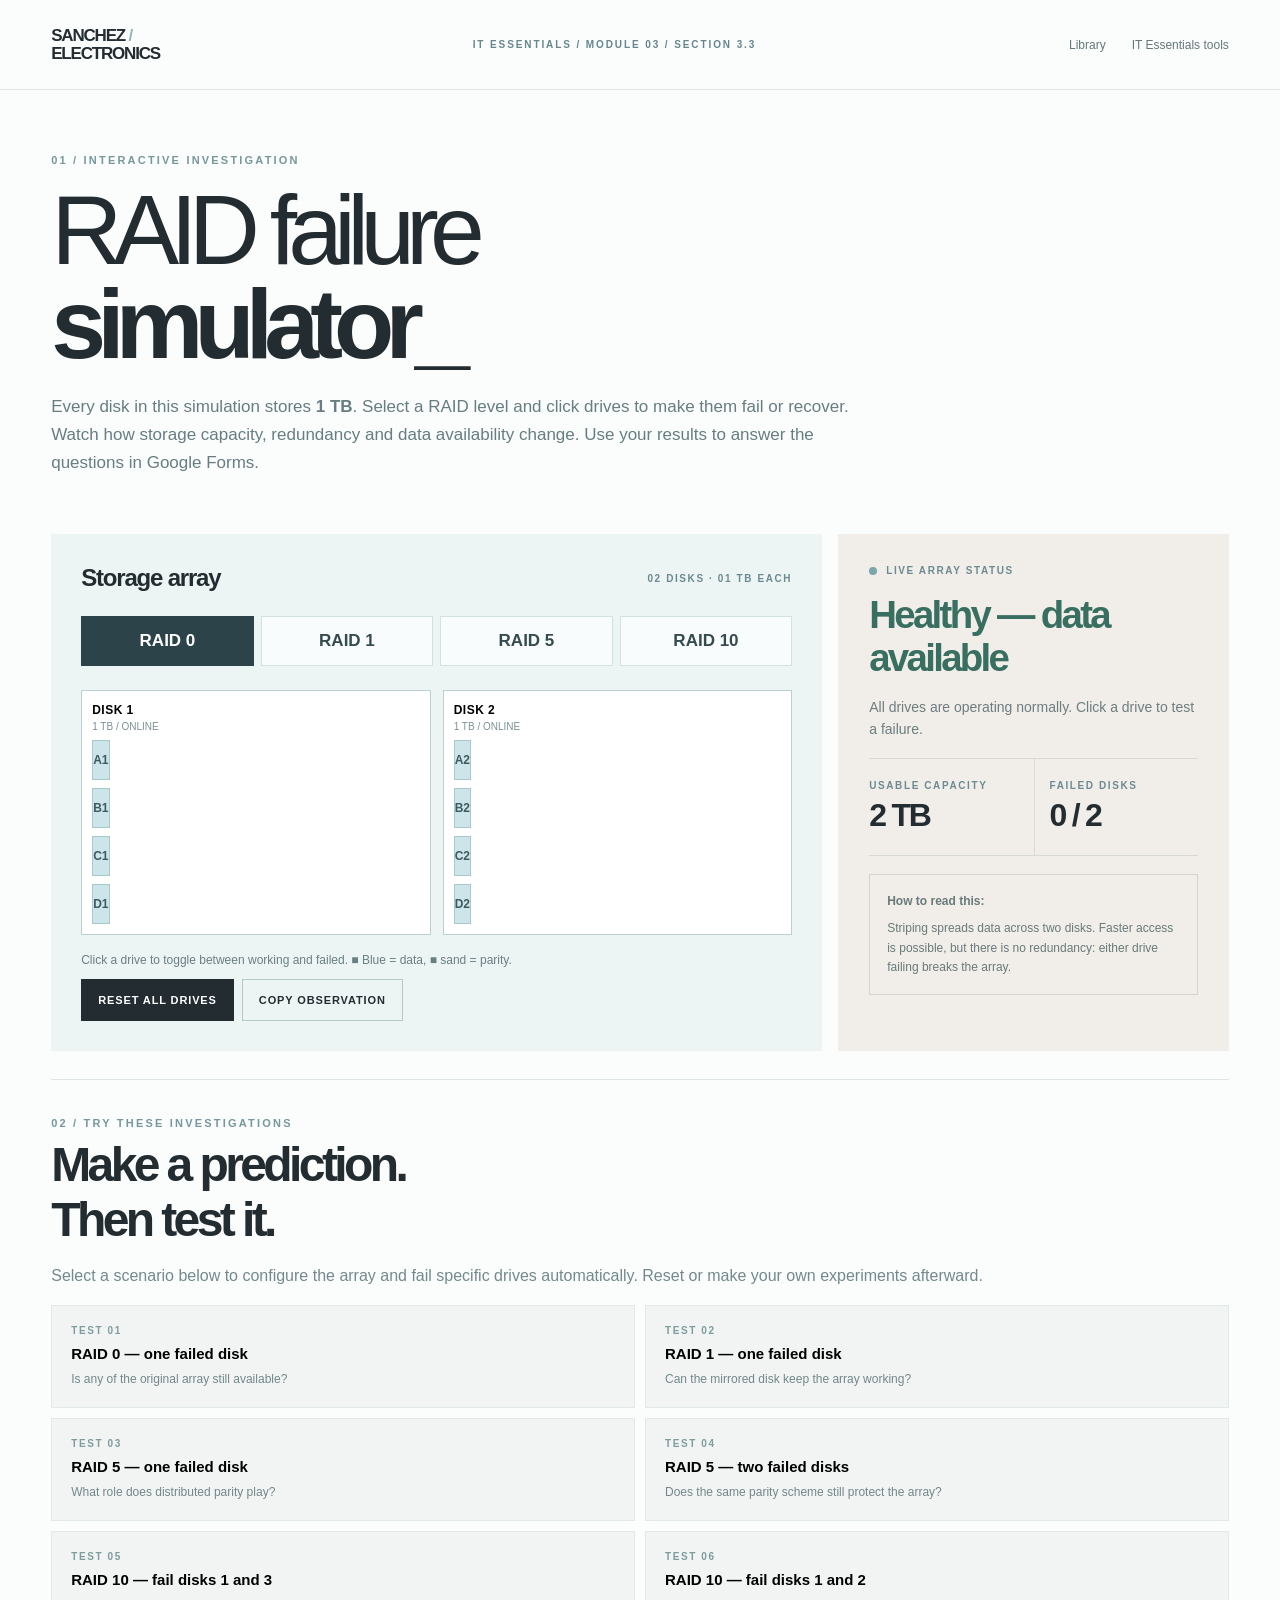
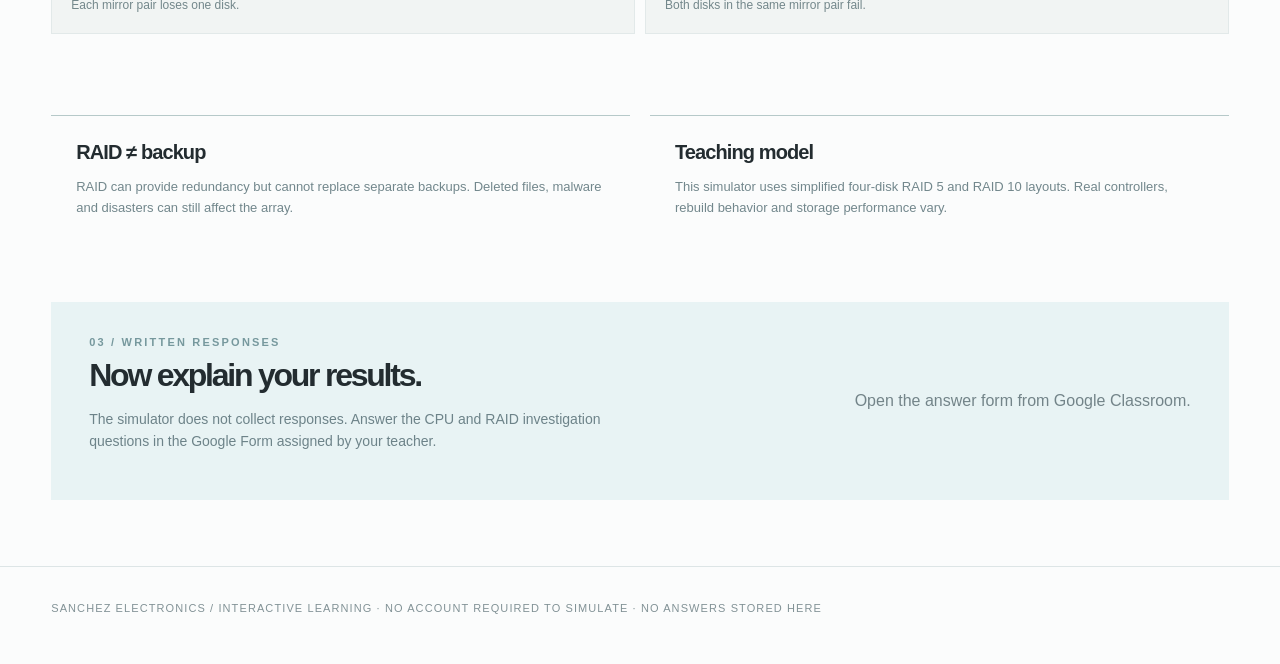
<file: it-essentials/raid-lab/index.html>
<!doctype html><html lang="en"><head><meta charset="utf-8"><meta name="viewport" content="width=device-width,initial-scale=1"><title>RAID Failure Lab | Sanchez Electronics</title><link rel="stylesheet" href="../../assets/styles.css"><style>
.labintro{padding:64px 0 40px}.labintro h1{font-size:clamp(57px,7.7vw,111px);font-weight:520;line-height:.95;letter-spacing:-.09em;margin:18px 0 22px}.labintro p{font-size:17px;line-height:1.65;color:#667d81;max-width:810px}.labgrid{display:grid;grid-template-columns:minmax(0,1.52fr) minmax(310px,.77fr);gap:16px;margin-bottom:28px}.panel{background:#edf4f4;padding:30px;min-width:0}.side{background:#f1eee9;padding:31px;display:flex;flex-direction:column;gap:18px}.paneltop{display:flex;align-items:center;justify-content:space-between;gap:16px;margin-bottom:24px}.paneltop h2{font-size:24px;letter-spacing:-.05em;margin:0}.label{font-weight:800;font-size:10px;letter-spacing:.16em;text-transform:uppercase;color:#6c8a91}.levels{display:grid;grid-template-columns:repeat(4,1fr);gap:7px;margin-bottom:24px}.level{background:#f9fcfc;border:1px solid #d3e1e3;padding:14px 6px;font-size:17px;font-weight:690;color:#354b4f;text-align:center}.level:hover{background:#e1f0f2}.level[aria-pressed="true"]{background:#2b4349;color:#fff;border-color:#2b4349}.drivegrid{display:grid;gap:12px;grid-template-columns:repeat(4,minmax(0,1fr));min-height:245px}.drive{display:flex;flex-direction:column;gap:8px;background:#fff;border:1px solid #bbd0d4;padding:12px 10px 10px;min-width:0;text-align:left;transition:transform .12s,border-color .12s;position:relative}.drive:hover{transform:translateY(-2px);border-color:#779ba2}.drive[aria-pressed="true"]{border:2px solid #ae6c65;background:#f1e8e6}.drivehead{display:flex;flex-direction:column;gap:4px}.drivehead strong{font-size:12px;letter-spacing:.04em}.drivehead em{font-size:10px;font-style:normal;color:#799195}.block{min-height:32px;border:1px solid #a6cad0;background:#cde5e9;display:flex;align-items:center;justify-content:center;color:#3b5b62;font-size:12px;font-weight:760;flex:1}.block.parity{background:#e6d9c8;border-color:#cfbba2;color:#71604f}.drive[aria-pressed="true"] .block{opacity:.38;filter:grayscale(1);text-decoration:line-through}.failedchip{font-weight:800;letter-spacing:.1em;color:#9b5451;font-size:10px}.drivehint{font-size:12px;color:#687f85;margin:18px 0 12px}.simactions{display:flex;flex-wrap:wrap;gap:8px}.btn{padding:14px 16px;background:var(--ink);color:white;border:1px solid var(--ink);font-size:11px;letter-spacing:.08em;font-weight:800;text-transform:uppercase}.btn.secondary{color:var(--ink);background:transparent;border:1px solid #b6c7ca}.btn:hover{filter:brightness(1.1)}.side h2{font-size:clamp(29px,3vw,43px);line-height:1.1;letter-spacing:-.07em;margin:0}.side h2.ok{color:#396f61}.side h2.bad{color:#995b56}.side p{color:#6d7d80;line-height:1.55;font-size:14px;margin:0}.stats{display:grid;grid-template-columns:1fr 1fr;border-top:1px solid #d7d9d4;border-bottom:1px solid #d7d9d4}.stat{padding:21px 4px 21px 0;display:flex;flex-direction:column;gap:6px}.stat+.stat{padding-left:15px;border-left:1px solid #d7d9d4}.stat strong{font-size:32px;letter-spacing:-.07em}.asidebox{border:1px solid #d9d2c9;padding:17px;font-size:12px;line-height:1.6;color:#687a7a}.trials{padding:37px 0 64px;border-top:1px solid var(--rule)}.trials h2{font-size:clamp(30px,4vw,48px);letter-spacing:-.075em;font-weight:570;margin:8px 0 16px}.trials p{color:#73898d;line-height:1.6}.steps{display:grid;grid-template-columns:repeat(2,1fr);gap:10px}.step{padding:19px;background:#f1f4f3;border:1px solid #e2e9e9;text-align:left;transition:background .2s}.step:hover{background:#e9f4f5}.step strong{display:block;font-size:15px;margin-bottom:7px}.step small{font-size:12px;color:#73878b;line-height:1.5}.step em{display:block;margin-bottom:9px;font-style:normal;color:#7e9b9e;font-size:10px;font-weight:800;letter-spacing:.16em}.footnotes{margin:17px 0 45px;display:grid;grid-template-columns:1fr 1fr;gap:20px}.note{padding:25px;border-top:1px solid #b6c9c9}.note h3{font-size:20px;letter-spacing:-.045em;margin:0 0 12px}.note p{font-size:13px;line-height:1.6;color:#72878c}.formcall{background:#e8f3f4;padding:34px 38px;margin-bottom:66px;display:flex;align-items:center;justify-content:space-between;gap:20px}.formcall h2{font-size:32px;letter-spacing:-.07em;margin:9px 0}.formcall p{color:#6d8389;font-size:14px;max-width:540px;line-height:1.6}.formcall .action{white-space:nowrap}.formcall .action[hidden],.formcall .muted[hidden]{display:none}.statusline{display:flex;align-items:center;gap:9px}.statusline:before{content:'';background:#79a6a9;width:8px;height:8px;border-radius:50%}.statusline.danger:before{background:#b57471}.screenreader{position:absolute;left:-10000px;top:auto;width:1px;height:1px;overflow:hidden}@media(max-width:980px){.labgrid{grid-template-columns:1fr}.side{min-height:240px}.steps{grid-template-columns:1fr 1fr}}@media(max-width:580px){.panel,.side{padding:20px}.drivegrid{gap:6px}.drive{padding:9px 4px}.drivehead strong{font-size:10px}.block{font-size:10px;min-height:30px}.steps,.footnotes{grid-template-columns:1fr}.formcall{flex-direction:column;align-items:flex-start;padding:26px}.labintro{padding:42px 0 30px}.levels{gap:5px}.level{font-size:14px}}
</style><script defer src="../../assets/config.js"></script><script defer src="../../assets/raid.js"></script></head><body>
<header class="site"><div class="nav wrap"><a class="brand" href="../../">SANCHEZ <em>/</em><br>ELECTRONICS</a><span class="tag">IT Essentials / Module 03 / Section 3.3</span><nav><a href="../../">Library</a><a href="../">IT Essentials tools</a></nav></div></header>
<main class="wrap"><section class="labintro"><div class="eyebrow">01 / Interactive investigation</div><h1>RAID failure<br><strong>simulator_</strong></h1><p>Every disk in this simulation stores <strong>1 TB</strong>. Select a RAID level and click drives to make them fail or recover. Watch how storage capacity, redundancy and data availability change. Use your results to answer the questions in Google Forms.</p></section>
<div class="labgrid"><section class="panel" aria-label="RAID configuration and disks"><div class="paneltop"><h2>Storage array</h2><span class="label" id="disk-count">02 disks · 01 TB each</span></div><div class="levels" role="group" aria-label="Choose RAID level"><button class="level" type="button" data-level="0" aria-pressed="true">RAID 0</button><button class="level" type="button" data-level="1" aria-pressed="false">RAID 1</button><button class="level" type="button" data-level="5" aria-pressed="false">RAID 5</button><button class="level" type="button" data-level="10" aria-pressed="false">RAID 10</button></div><div class="drivegrid" id="drives" aria-label="Click a disk to toggle failure"></div><p class="drivehint">Click a drive to toggle between working and failed. <span aria-hidden="true">■</span> Blue = data, <span aria-hidden="true">■</span> sand = parity.</p><div class="simactions"><button type="button" class="btn" id="reset">Reset all drives</button><button type="button" class="btn secondary" id="copy-state">Copy observation</button></div></section>
<aside class="side" aria-label="Array status"><div class="statusline" id="status-line"><span class="label">Live array status</span></div><h2 id="status" aria-live="polite">Healthy — data available</h2><p id="description">Choose a disk to see the failure result.</p><div class="stats"><div class="stat"><span class="label">Usable capacity</span><strong id="capacity">2 TB</strong></div><div class="stat"><span class="label">Failed disks</span><strong id="failed">0 / 2</strong></div></div><div class="asidebox"><strong>How to read this:</strong><div id="method" style="margin-top:8px">RAID 0 stripes data across disks to boost throughput, but has no drive-failure tolerance.</div></div></aside></div>
<section class="trials"><div class="eyebrow">02 / Try these investigations</div><h2>Make a prediction.<br>Then test it.</h2><p>Select a scenario below to configure the array and fail specific drives automatically. Reset or make your own experiments afterward.</p><div class="steps"><button class="step" data-preset="zero"><em>TEST 01</em><strong>RAID 0 — one failed disk</strong><small>Is any of the original array still available?</small></button><button class="step" data-preset="one"><em>TEST 02</em><strong>RAID 1 — one failed disk</strong><small>Can the mirrored disk keep the array working?</small></button><button class="step" data-preset="five1"><em>TEST 03</em><strong>RAID 5 — one failed disk</strong><small>What role does distributed parity play?</small></button><button class="step" data-preset="five2"><em>TEST 04</em><strong>RAID 5 — two failed disks</strong><small>Does the same parity scheme still protect the array?</small></button><button class="step" data-preset="ten13"><em>TEST 05</em><strong>RAID 10 — fail disks 1 and 3</strong><small>Each mirror pair loses one disk.</small></button><button class="step" data-preset="ten12"><em>TEST 06</em><strong>RAID 10 — fail disks 1 and 2</strong><small>Both disks in the same mirror pair fail.</small></button></div></section>
<div class="footnotes"><div class="note"><h3>RAID ≠ backup</h3><p>RAID can provide redundancy but cannot replace separate backups. Deleted files, malware and disasters can still affect the array.</p></div><div class="note"><h3>Teaching model</h3><p>This simulator uses simplified four-disk RAID 5 and RAID 10 layouts. Real controllers, rebuild behavior and storage performance vary.</p></div></div>
<section class="formcall" aria-label="Submit answers"><div><div class="eyebrow">03 / Written responses</div><h2>Now explain your results.</h2><p>The simulator does not collect responses. Answer the CPU and RAID investigation questions in the Google Form assigned by your teacher.</p></div><div><a id="form-link" class="action" hidden target="_blank" rel="noopener noreferrer">Open answer form ↗</a><span id="form-pending" class="muted">Open the answer form from Google Classroom.</span></div></section></main>
<footer><div class="wrap">SANCHEZ ELECTRONICS / INTERACTIVE LEARNING · NO ACCOUNT REQUIRED TO SIMULATE · NO ANSWERS STORED HERE</div></footer></body></html>
</file>
<file: assets/styles.css>
:root{--ink:#232c30;--muted:#738489;--rule:#dde5e6;--paper:#fbfcfc;--pale:#e8f3f4;--sand:#f1eee9;--char:#314449;--ok:#417267;--bad:#9b5451;font-family:Inter,'Helvetica Neue',Arial,sans-serif}*{box-sizing:border-box}html{scroll-behavior:smooth}body{margin:0;color:var(--ink);background:var(--paper)}a{color:inherit;text-decoration:none}button,select{font:inherit}button{cursor:pointer}button:focus-visible,a:focus-visible,select:focus-visible{outline:3px solid #85b9c3;outline-offset:3px}.wrap{width:min(1420px,92%);margin:auto}header.site{border-bottom:1px solid var(--rule);background:rgba(251,252,252,.96)}.nav{min-height:89px;display:flex;align-items:center;justify-content:space-between;gap:30px}.brand{font-weight:850;font-size:17px;letter-spacing:-.07em;line-height:1.05}.brand em{font-style:normal;color:#91b6bb}.tag{font-size:10px;letter-spacing:.19em;font-weight:780;text-transform:uppercase;color:#66868d}.nav nav{display:flex;gap:26px;flex-wrap:wrap}.nav nav a{font-size:12px;color:#65777b;transition:color .2s}.nav nav a:hover{color:#102c32}.hero{display:grid;grid-template-columns:1.36fr .64fr;min-height:450px;border-bottom:1px solid var(--rule)}.hero>div:first-child{padding:85px 8% 66px 0}.hero h1{font-size:clamp(56px,7.5vw,122px);line-height:.93;font-weight:430;letter-spacing:-.095em;margin:30px 0 26px}.hero h1 strong{font-weight:760}.hero p,.intro{max-width:620px;font-size:clamp(15px,1.5vw,19px);color:#667c81;line-height:1.62}.hero-aside{padding:55px;display:flex;flex-direction:column;justify-content:space-between;background:var(--pale);position:relative;overflow:hidden}.hero-aside .big{font-size:clamp(120px,18vw,260px);font-weight:200;line-height:1;letter-spacing:-.12em;color:#c9e1e4}.hero-aside small{font-size:13px;color:#6c9097;max-width:250px;line-height:1.6}.section{padding:66px 0}.sectionhead{display:flex;align-items:end;justify-content:space-between;gap:16px;margin-bottom:32px}.sectionhead h2{font-size:clamp(35px,4vw,57px);font-weight:550;letter-spacing:-.08em;margin:10px 0 0}.sectionhead p{font-size:13px;color:var(--muted);max-width:280px;line-height:1.6}.coursegrid{display:grid;grid-template-columns:repeat(3,1fr);gap:14px}.course{min-height:300px;background:#edf4f4;padding:30px;position:relative;display:flex;flex-direction:column;justify-content:space-between;transition:transform .2s,background .2s}.course:nth-child(2){background:#f2f3f1}.course:nth-child(3){background:#f2eee9}.course:hover{transform:translateY(-3px)}.course .num{font-weight:250;color:#a4bac0;font-size:63px;letter-spacing:-.08em}.course h3{font-size:clamp(25px,3vw,40px);letter-spacing:-.075em;line-height:1.05;margin:0 0 9px}.course p{font-size:14px;color:#6b7d82;line-height:1.5;max-width:280px;margin:0}.course .arrow{position:absolute;right:29px;top:28px;font-size:24px;font-weight:300}.feature{border-top:1px solid var(--rule);display:grid;grid-template-columns:1fr 1fr;gap:65px;padding:50px 0 80px}.feature h2{font-size:clamp(45px,5vw,75px);letter-spacing:-.08em;font-weight:600;line-height:.97;margin:20px 0}.feature p{font-size:17px;color:var(--muted);line-height:1.7}.feature-graphic{min-height:310px;background:var(--pale);display:flex;align-items:center;justify-content:center;gap:11px;padding:30px}.feature-graphic .disk{width:21%;min-height:175px;border:1px solid #9fbbc1;background:#fff;display:flex;flex-direction:column;gap:9px;padding:10px}.feature-graphic .disk span{height:30px;background:#b9d9df}.feature-graphic .disk span:nth-child(2){background:#e0cec0}.action{display:inline-flex;gap:18px;align-items:center;padding:17px 21px;background:var(--ink);color:#fff;font-size:12px;font-weight:750;letter-spacing:.07em;text-transform:uppercase;margin-top:18px}.action:hover{background:#3e595f}.action.secondary{background:white;color:var(--ink);border:1px solid #aec7c9}.eyebrow{font-size:11px;font-weight:800;letter-spacing:.2em;color:#76989d;text-transform:uppercase}.pagehead{padding:76px 0 50px;border-bottom:1px solid var(--rule)}.pagehead h1{font-size:clamp(55px,8vw,110px);font-weight:540;letter-spacing:-.09em;line-height:1;max-width:900px;margin:16px 0}.toolrow{display:grid;grid-template-columns:1fr 1fr;gap:0;border-bottom:1px solid var(--rule);padding:32px 0;align-items:center}.toolrow h2{font-size:36px;letter-spacing:-.07em;margin:10px 0}.toolrow p{font-size:14px;color:var(--muted);line-height:1.6}.toolright{text-align:right}.status{font-size:10px;letter-spacing:.14em;font-weight:800;color:#60888e;text-transform:uppercase}.status.soon{color:#9c9490}footer{border-top:1px solid var(--rule);padding:35px 0 50px;font-size:11px;color:#829296;letter-spacing:.1em}.muted{color:var(--muted)}@media(max-width:790px){.nav{align-items:flex-start;flex-direction:column;padding:22px 0;gap:20px}.nav nav{gap:18px}.hero{display:block}.hero>div:first-child{padding:70px 0 52px}.hero-aside{min-height:160px;padding:25px;flex-direction:row}.hero-aside .big{font-size:120px}.coursegrid,.feature{grid-template-columns:1fr}.feature{gap:30px}.course{min-height:240px}.sectionhead{align-items:start;flex-direction:column}.toolrow{grid-template-columns:1fr}.toolright{text-align:left;margin-top:20px}.feature-graphic{min-height:240px}}
</file>
